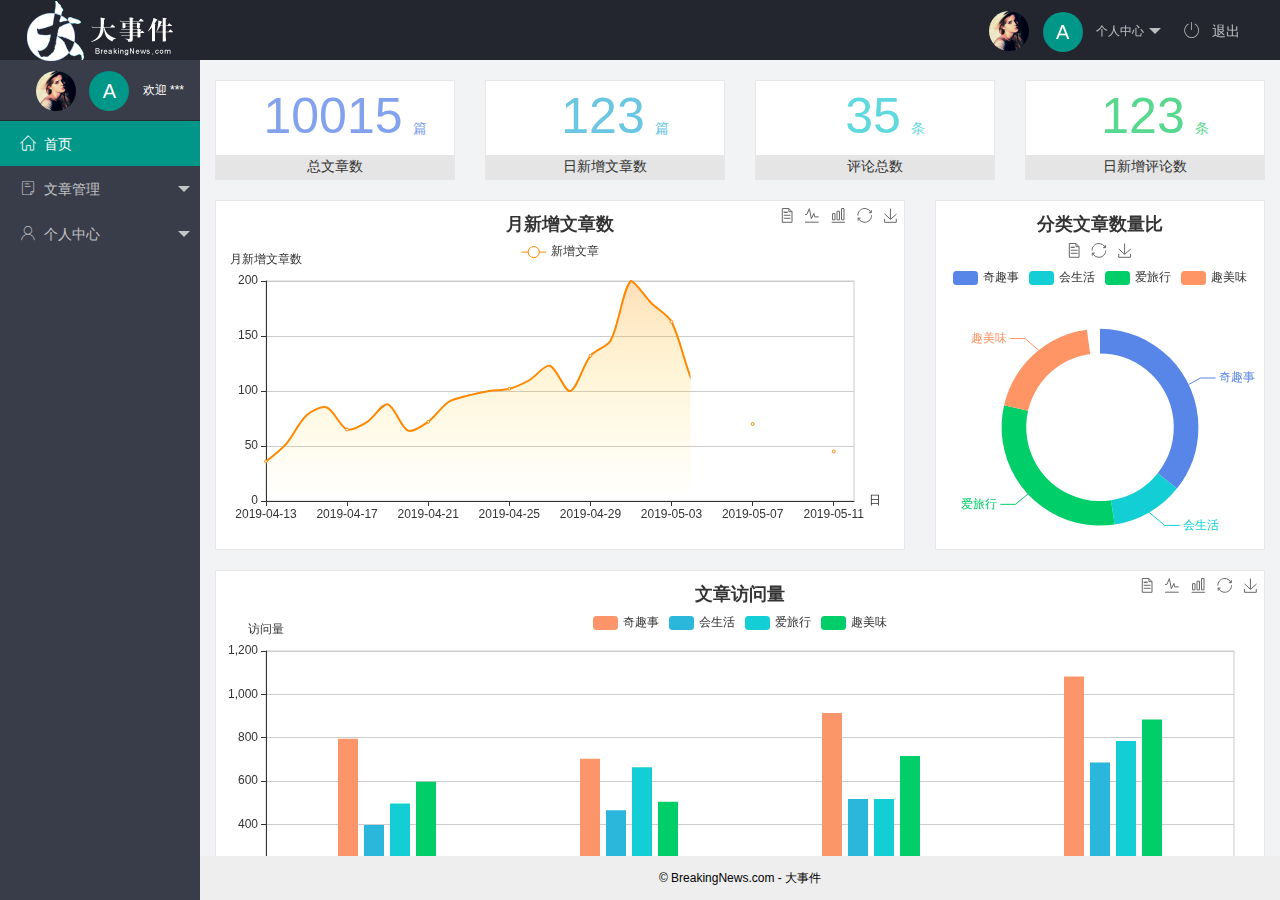
<file: index.html>
<!DOCTYPE html>
<html lang="en">

<head>
    <meta charset="UTF-8" />
    <meta name="viewport" content="width=device-width, initial-scale=1.0" />
    <title>后台主页</title>
    <!-- 导入 layui 的样式表 -->
    <link rel="stylesheet" href="/assets/lib/layui/css/layui.css" />
    <!-- 导入第三方图标库 -->
    <link rel="stylesheet" href="/assets/fonts/iconfont.css" />
    <!-- 导入自己的样式表 -->
    <link rel="stylesheet" href="/assets/css/index.css" />
</head>

<body class="layui-layout-body">
    <div class="layui-layout layui-layout-admin">
        <div class="layui-header">
            <div class="layui-logo">
                <img src="/assets/images/logo.png" alt="" />
            </div>
            <!-- 头部区域（可配合layui已有的水平导航） -->
            <ul class="layui-nav layui-layout-right">
                <li class="layui-nav-item">
                    <a href="javascript:;" class="userinfo">
                        <img src="/assets/images/sample.jpg" class="layui-nav-img" />
                        <span class="text-avatar">A</span> 个人中心

                    </a>
                    <dl class="layui-nav-child">
                        <dd><a href="/user/user_info.html" target="fm">基本资料</a></dd>
                        <dd><a href="/user/user_avatar.html" target="fm">更换头像</a></dd>
                        <dd><a href="/user/user_pwd.html" target="fm">重置密码</a></dd>
                    </dl>
                </li>
                <li class="layui-nav-item">
                    <a href="javascript:;" id="btnLogout"><span class="iconfont icon-tuichu"></span>
                        退出</a></li>
            </ul>
        </div>

        <div class="layui-side layui-bg-black">
            <div class="layui-side-scroll">
                <div class="userinfo">
                    <img src="/assets/images/sample.jpg" class="layui-nav-img" />
                    <span class="text-avatar">A</span>
                    <span id="welcome">欢迎 ***</span>
                </div>
                <!-- 左侧导航区域（可配合layui已有的垂直导航） -->
                <ul class="layui-nav layui-nav-tree" lay-shrink="all">
                    <li class="layui-nav-item layui-this"><a href="/home/dashboard.html" target="fm"><span class="iconfont icon-home"></span>首页</a></li>
                    <li class="layui-nav-item ">
                        <a class="" href="javascript:;"><span class="iconfont icon-16"></span>文章管理</a>
                        <dl class="layui-nav-child">
                            <dd><a href="/article/art_cate.html" target="fm"><i class="layui-icon layui-icon-app"></i>文章类别</a></dd>
                            <dd><a href="/article/art_list.html" target="fm"><i class="layui-icon layui-icon-app"></i>文章列表</a></dd>
                            <dd><a href="/article/art_pub.html" target="fm"><i class="layui-icon layui-icon-app"></i>发表文章</a></dd>

                        </dl>
                    </li>
                    <li class="layui-nav-item">
                        <a href="javascript:;"><span class="iconfont icon-user"></span>个人中心</a>
                        <dl class="layui-nav-child">
                            <dd><a href="/user/user_info.html" target="fm"><i class="layui-icon layui-icon-app"></i>基本资料</a></dd>
                            <dd><a href="/user/user_avatar.html" target="fm"><i class="layui-icon layui-icon-app"></i>更换头像</a></dd>
                            <dd><a href="/user/user_pwd.html" target="fm"><i class="layui-icon layui-icon-app"></i>重置密码</a></dd>
                        </dl>
                    </li>
                </ul>
            </div>
        </div>

        <div class="layui-body">
            <!-- 内容主体区域 -->
            <iframe name="fm" src="/home/dashboard.html" frameborder="0"></iframe>
        </div>

        <div class="layui-footer">
            <!-- 底部固定区域 -->
            © BreakingNews.com - 大事件
        </div>
    </div>
    <!-- 导入 layui 的JS文件 -->
    <script src="/assets/lib/layui/layui.all.js"></script>
    <!-- 导入 jQuery -->
    <script src="/assets/lib/jquery.js"></script>
    <!-- 导入自己封装的 baseAPI -->
    <script src="/assets/js/baseAPI.js"></script>
    <!-- 导入自己的 js 文件 -->
    <script src="/assets/js/index.js"></script>
</body>

</html>
</file>
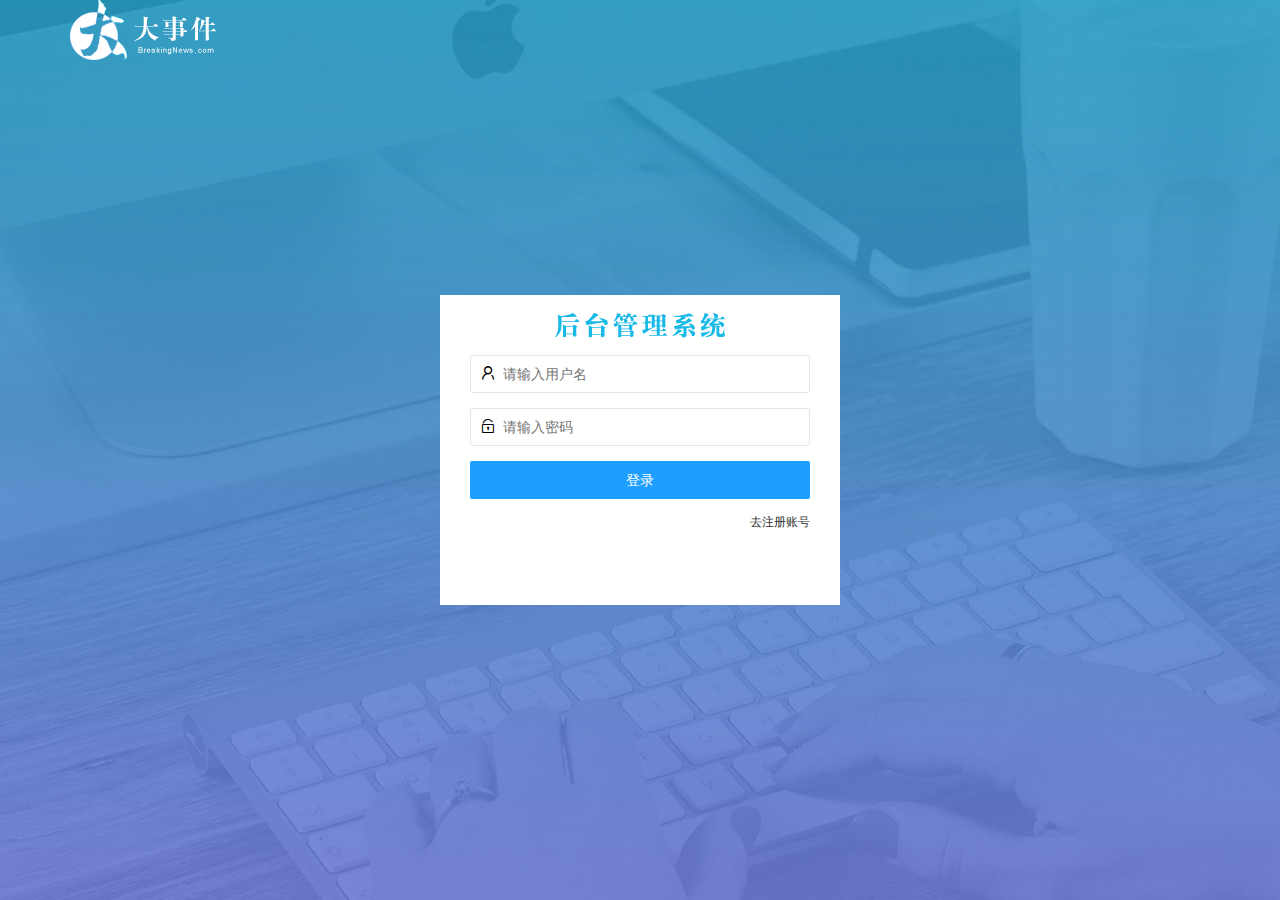
<file: login.html>
<!DOCTYPE html>
<html lang="en">

<head>
    <meta charset="UTF-8">
    <meta name="viewport" content="width=device-width, initial-scale=1.0">
    <meta http-equiv="X-UA-Compatible" content="ie=edge">
    <title>大事件登录/注册</title>
    <!-- 导入layui样式 -->
    <link rel="stylesheet" href="/assets/lib/layui/css/layui.css">
    <!-- 导入自己的样式 -->
    <link rel="stylesheet" href="/assets/css/login.css">
</head>

<body>
    <!-- 头部的logo区域 -->
    <div class="layui-main">
        <img src="/assets/images/logo.png" alt="" />
    </div>
    <!-- 登录注册区域 -->
    <div class="loginAndRegBox">
        <div class="title-box"></div>
        <!-- 登录的div -->
        <div class="login-box">
            <!-- 登录的表单 -->
            <form class="layui-form" id="form_login">
                <!-- 用户名 -->
                <div class="layui-form-item">
                    <i class="layui-icon layui-icon-username"></i>
                    <input type="text" name="username" required lay-verify="required" placeholder="请输入用户名" autocomplete="off" class="layui-input">
                </div>
                <!-- 密码 -->
                <div class="layui-form-item">
                    <i class="layui-icon layui-icon-password"></i>
                    <input type="password" name="password" required lay-verify="required|pwd" placeholder="请输入密码" autocomplete="off" class="layui-input">
                </div>
                <!-- 按钮 -->
                <div class="layui-form-item">
                    <!-- 注意：表单提交按钮和普通按钮的区别，就是lay-submit属性 -->
                    <button class="layui-btn layui-btn-fluid layui-btn-normal" lay-submit>登录</button>
                </div>
                <div class="layui-form-item links">
                    <a href="javascript:;" id="link_reg">去注册账号</a>
                </div>
            </form>


        </div>
        <!-- 注册的div -->
        <div class="reg-box">
            <!-- 注册的表单 -->
            <form class="layui-form" id="form_reg">
                <!-- 用户名 -->
                <div class="layui-form-item">
                    <i class="layui-icon layui-icon-username"></i>
                    <input type="text" name="username" required lay-verify="required" placeholder="请输入用户名" autocomplete="off" class="layui-input">
                </div>
                <!-- 密码 -->
                <div class="layui-form-item">
                    <i class="layui-icon layui-icon-password"></i>
                    <input type="password" name="password" required lay-verify="required|pwd" placeholder="请输入密码" autocomplete="off" class="layui-input">
                </div>
                <!-- 确认密码 -->
                <div class="layui-form-item">
                    <i class="layui-icon layui-icon-password"></i>
                    <input type="password" name="repassword" required lay-verify="required|pwd|repwd" placeholder="再次确认密码" autocomplete="off" class="layui-input">
                </div>
                <!-- 按钮 -->
                <div class="layui-form-item">
                    <!-- 注意：表单提交按钮和普通按钮的区别，就是lay-submit属性 -->
                    <button class="layui-btn layui-btn-fluid layui-btn-normal" lay-submit>注册</button>
                </div>
                <div class="layui-form-item links">
                    <a href="javascript:;" id="link_login">去登录</a>
                </div>
            </form>

        </div>


    </div>
    <!-- 导入layui的JS文件 -->
    <script src="/assets/lib/layui/layui.all.js"></script>
    <!-- 导入JQuery -->
    <script src="/assets/lib/jquery.js"></script>
    <!-- 导入自己的封装的baseAPI.js -->
    <script src="/assets/js/baseAPI.js"></script>
    <!-- 导入自己的JQuery脚本 -->
    <script src="/assets/js/login.js"></script>

</body>

</html>
</file>
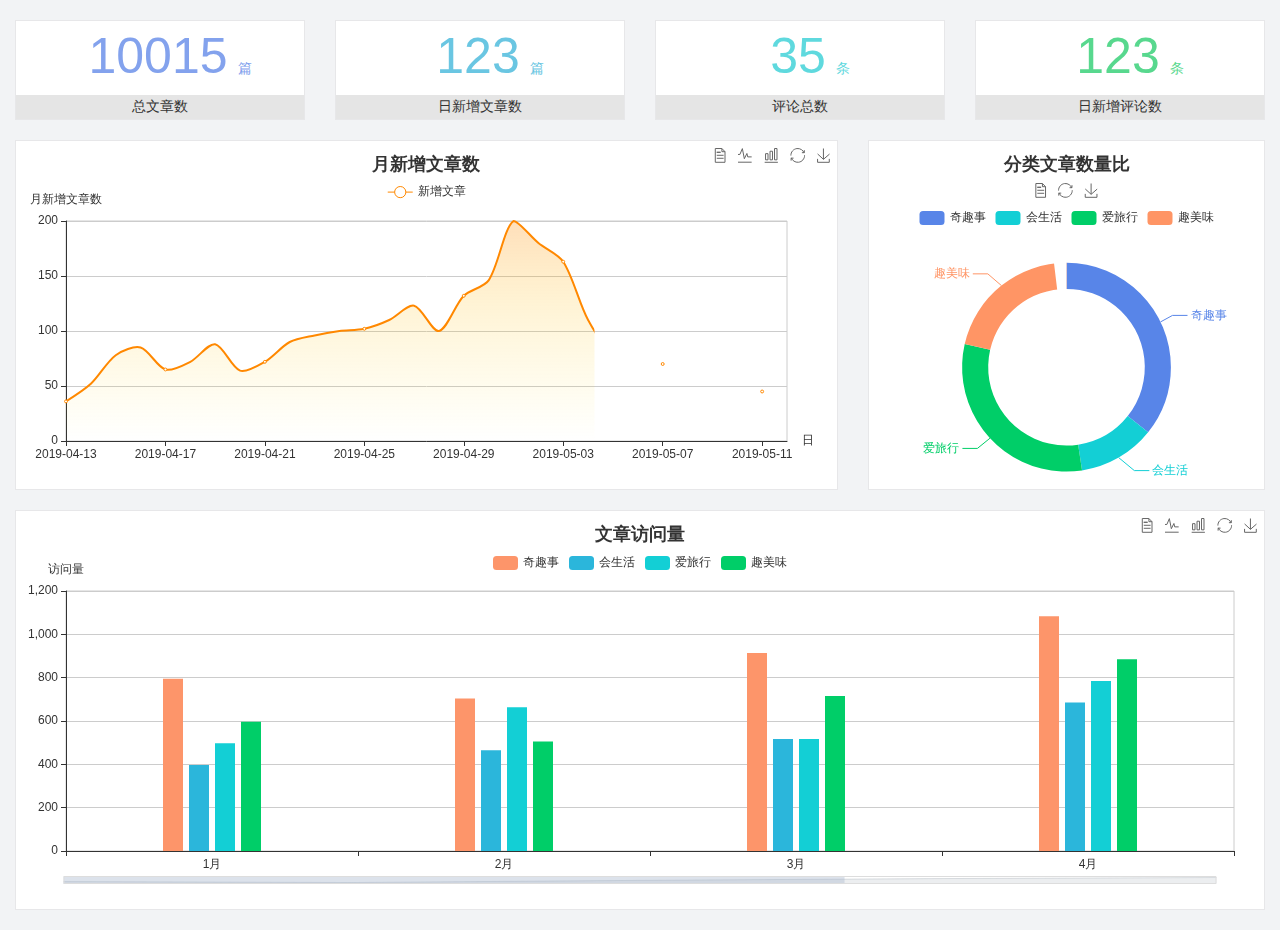
<file: home/dashboard.html>
<!DOCTYPE html>
<html lang="en">

<head>
  <meta charset="UTF-8">
  <meta name="viewport" content="width=device-width, initial-scale=1.0">
  <meta http-equiv="X-UA-Compatible" content="ie=edge">
  <title>图表统计</title>
  <link rel="stylesheet" href="../../assets/lib/bootstrap.css" />
  <link rel="stylesheet" href="../../assets/lib/main.css" />
  <script src="../../assets/lib/jquery.js"></script>
  <script type="text/javascript" src="../../assets/lib/echarts.min.js"></script>
</head>

<body>
  <div class="container-fluid">
    <div class="row spannel_list">
      <div class="col-sm-3 col-xs-6">
        <div class="spannel">
          <em>10015</em><span>篇</span>
          <b>总文章数</b>
        </div>
      </div>
      <div class="col-sm-3 col-xs-6">
        <div class="spannel scolor01">
          <em>123</em><span>篇</span>
          <b>日新增文章数</b>
        </div>
      </div>
      <div class="col-sm-3 col-xs-6">
        <div class="spannel scolor02">
          <em>35</em><span>条</span>
          <b>评论总数</b>
        </div>
      </div>
      <div class="col-sm-3 col-xs-6">
        <div class="spannel scolor03">
          <em>123</em><span>条</span>
          <b>日新增评论数</b>
        </div>
      </div>
    </div>
  </div>

  <div class="container-fluid">
    <div class="row curve-pie">
      <div class="col-lg-8 col-md-8">
        <div class="gragh_pannel" id="curve_show"></div>
      </div>
      <div class="col-lg-4 col-md-4">
        <div class="gragh_pannel" id="pie_show"></div>
      </div>
    </div>
  </div>

  <div class="container-fluid">
    <div class="column_pannel" id="column_show"></div>
  </div>

  <script>
    var oChart = echarts.init(document.getElementById('curve_show'));
    var aList_all = [
      { 'count': 36, 'date': '2019-04-13' },
      { 'count': 52, 'date': '2019-04-14' },
      { 'count': 78, 'date': '2019-04-15' },
      { 'count': 85, 'date': '2019-04-16' },
      { 'count': 65, 'date': '2019-04-17' },
      { 'count': 72, 'date': '2019-04-18' },
      { 'count': 88, 'date': '2019-04-19' },
      { 'count': 64, 'date': '2019-04-20' },
      { 'count': 72, 'date': '2019-04-21' },
      { 'count': 90, 'date': '2019-04-22' },
      { 'count': 96, 'date': '2019-04-23' },
      { 'count': 100, 'date': '2019-04-24' },
      { 'count': 102, 'date': '2019-04-25' },
      { 'count': 110, 'date': '2019-04-26' },
      { 'count': 123, 'date': '2019-04-27' },
      { 'count': 100, 'date': '2019-04-28' },
      { 'count': 132, 'date': '2019-04-29' },
      { 'count': 146, 'date': '2019-04-30' },
      { 'count': 200, 'date': '2019-05-01' },
      { 'count': 180, 'date': '2019-05-02' },
      { 'count': 163, 'date': '2019-05-03' },
      { 'count': 110, 'date': '2019-05-04' },
      { 'count': 80, 'date': '2019-05-05' },
      { 'count': 82, 'date': '2019-05-06' },
      { 'count': 70, 'date': '2019-05-07' },
      { 'count': 65, 'date': '2019-05-08' },
      { 'count': 54, 'date': '2019-05-09' },
      { 'count': 40, 'date': '2019-05-10' },
      { 'count': 45, 'date': '2019-05-11' },
      { 'count': 38, 'date': '2019-05-12' },
    ];

    let aCount = [];
    let aDate = [];

    for (var i = 0; i < aList_all.length; i++) {
      aCount.push(aList_all[i].count);
      aDate.push(aList_all[i].date);
    }

    var chartopt = {
      title: {
        text: '月新增文章数',
        left: 'center',
        top: '10'
      },
      tooltip: {
        trigger: 'axis'
      },
      legend: {
        data: ['新增文章'],
        top: '40'
      },
      toolbox: {
        show: true,
        feature: {
          mark: { show: true },
          dataView: { show: true, readOnly: false },
          magicType: { show: true, type: ['line', 'bar'] },
          restore: { show: true },
          saveAsImage: { show: true }
        }
      },
      calculable: true,
      xAxis: [
        {
          name: '日',
          type: 'category',
          boundaryGap: false,
          data: aDate
        }
      ],
      yAxis: [
        {
          name: '月新增文章数',
          type: 'value'
        }
      ],
      series: [
        {
          name: '新增文章',
          type: 'line',
          smooth: true,
          itemStyle: { normal: { areaStyle: { type: 'default' }, color: '#f80' }, lineStyle: { color: '#f80' } },
          data: aCount
        }],
      areaStyle: {
        normal: {
          color: new echarts.graphic.LinearGradient(0, 0, 0, 1, [{
            offset: 0,
            color: 'rgba(255,136,0,0.39)'
          }, {
            offset: .34,
            color: 'rgba(255,180,0,0.25)'
          }, {
            offset: 1,
            color: 'rgba(255,222,0,0.00)'
          }])

        }
      },
      grid: {
        show: true,
        x: 50,
        x2: 50,
        y: 80,
        height: 220
      }
    };

    oChart.setOption(chartopt);


    var oPie = echarts.init(document.getElementById('pie_show'));
    var oPieopt =
    {
      title: {
        top: 10,
        text: '分类文章数量比',
        x: 'center'
      },
      tooltip: {
        trigger: 'item',
        formatter: "{a} <br/>{b} : {c} ({d}%)"
      },
      color: ['#5885e8', '#13cfd5', '#00ce68', '#ff9565'],
      legend: {
        x: 'center',
        top: 65,
        data: ['奇趣事', '会生活', '爱旅行', '趣美味']
      },
      toolbox: {
        show: true,
        x: 'center',
        top: 35,
        feature: {
          mark: { show: true },
          dataView: { show: true, readOnly: false },
          magicType: {
            show: true,
            type: ['pie', 'funnel'],
            option: {
              funnel: {
                x: '25%',
                width: '50%',
                funnelAlign: 'left',
                max: 1548
              }
            }
          },
          restore: { show: true },
          saveAsImage: { show: true }
        }
      },
      calculable: true,
      series: [
        {
          name: '访问来源',
          type: 'pie',
          radius: ['45%', '60%'],
          center: ['50%', '65%'],
          data: [
            { value: 300, name: '奇趣事' },
            { value: 100, name: '会生活' },
            { value: 260, name: '爱旅行' },
            { value: 180, name: '趣美味' }
          ]
        }
      ]
    };
    oPie.setOption(oPieopt);



    var oColumn = this.echarts.init(document.getElementById('column_show'));
    var oColumnopt =
    {
      title: {
        text: '文章访问量',
        left: 'center',
        top: '10'
      },
      tooltip: {
        trigger: 'axis'
      },
      legend: {
        data: ['奇趣事', '会生活', '爱旅行', '趣美味'],
        top: '40'
      },
      toolbox: {
        show: true,
        feature: {
          mark: { show: true },
          dataView: { show: true, readOnly: false },
          magicType: { show: true, type: ['line', 'bar'] },
          restore: { show: true },
          saveAsImage: { show: true }
        }
      },
      calculable: true,
      xAxis: [
        {
          type: 'category',
          data: ['1月', '2月', '3月', '4月', '5月']
        }
      ],
      yAxis: [
        {
          name: '访问量',
          type: 'value'
        }
      ],
      series: [
        {
          name: '奇趣事',
          type: 'bar',
          barWidth: 20,
          itemStyle: {
            normal: { areaStyle: { type: 'default' }, color: '#fd956a' }
          },
          data: [800, 708, 920, 1090, 1200]
        },
        {
          name: '会生活',
          type: 'bar',
          barWidth: 20,
          itemStyle: {
            normal: { areaStyle: { type: 'default' }, color: '#2bb6db' }
          },
          data: [400, 468, 520, 690, 800]
        },
        {
          name: '爱旅行',
          type: 'bar',
          barWidth: 20,
          itemStyle: {
            normal: { areaStyle: { type: 'default' }, color: '#13cfd5' }
          },
          data: [500, 668, 520, 790, 900]
        },
        {
          name: '趣美味',
          type: 'bar',
          barWidth: 20,
          itemStyle: {
            normal: { areaStyle: { type: 'default' }, color: '#00ce68' }
          },
          data: [600, 508, 720, 890, 1000]
        }
      ],
      grid: {
        show: true,
        x: 50,
        x2: 30,
        y: 80,
        height: 260
      },
      dataZoom: [//给x轴设置滚动条
        {
          start: 0,//默认为0
          end: 100 - 1000 / 31,//默认为100
          type: 'slider',
          show: true,
          xAxisIndex: [0],
          handleSize: 0,//滑动条的 左右2个滑动条的大小
          height: 8,//组件高度
          left: 45, //左边的距离
          right: 50,//右边的距离
          bottom: 26,//右边的距离
          handleColor: '#ddd',//h滑动图标的颜色
          handleStyle: {
            borderColor: "#cacaca",
            borderWidth: "1",
            shadowBlur: 2,
            background: "#ddd",
            shadowColor: "#ddd",
          }
        }]
    };
    oColumn.setOption(oColumnopt);
  </script>
</body>

</html>
</file>
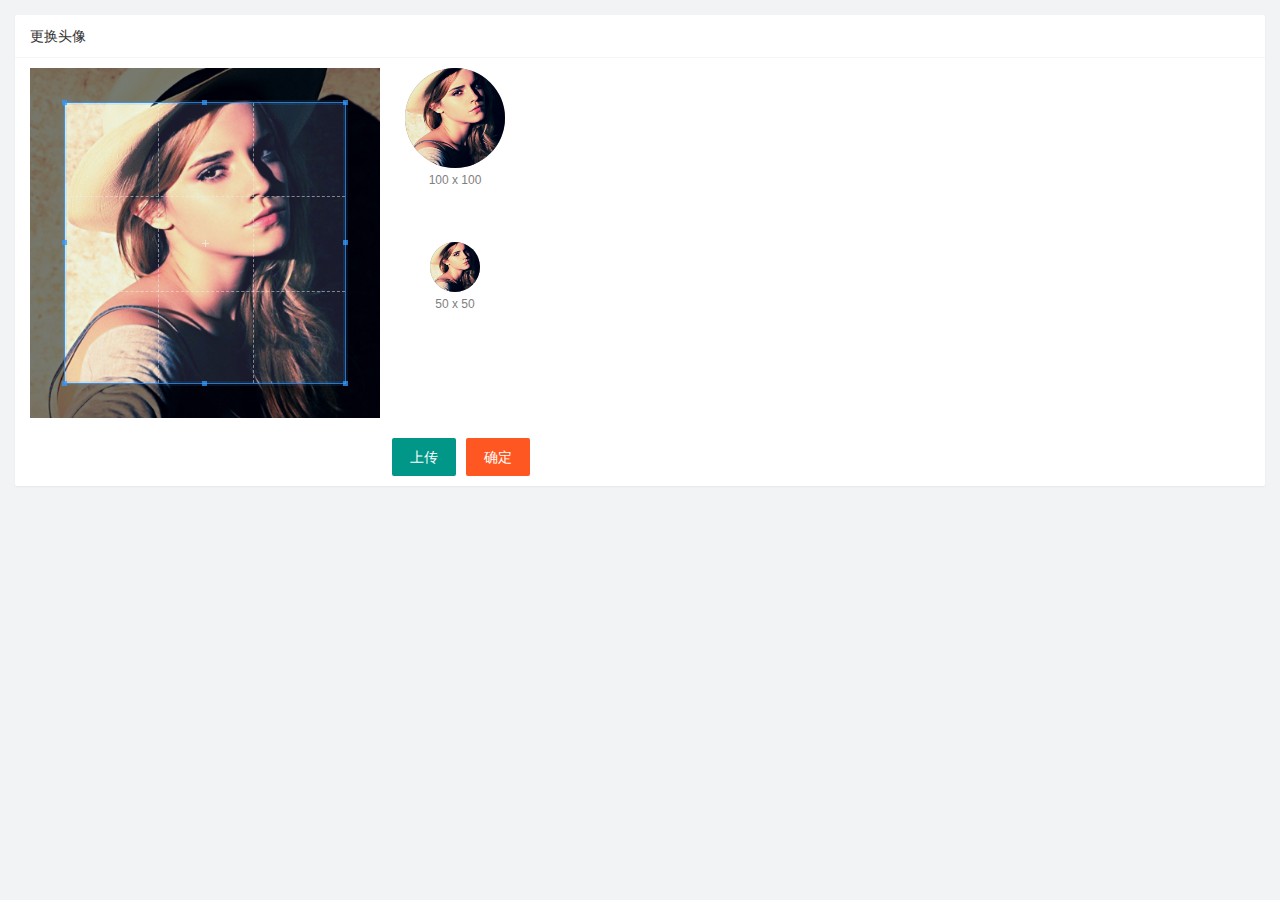
<file: user/user_avatar.html>
<!DOCTYPE html>
<html lang="en">

<head>
    <meta charset="UTF-8">
    <meta name="viewport" content="width=device-width, initial-scale=1.0">
    <meta http-equiv="X-UA-Compatible" content="ie=edge">
    <title>更换头像</title>
    <link rel="stylesheet" href="/assets/lib/layui/css/layui.css" />
    <link rel="stylesheet" href="/assets/lib/cropper/cropper.css" />
    <link rel="stylesheet" href="/assets/css/user/user_avatar.css" />
</head>

<body>
    <!-- 卡片区域 -->
    <div class="layui-card">
        <div class="layui-card-header">更换头像</div>
        <div class="layui-card-body">
            <!-- 第一行的图片裁剪和预览区域 -->
            <div class="row1">
                <!-- 图片裁剪区域 -->
                <div class="cropper-box">
                    <!-- 这个 img 标签很重要，将来会把它初始化为裁剪区域 -->
                    <img id="image" src="/assets/images/sample.jpg" />
                </div>
                <!-- 图片的预览区域 -->
                <div class="preview-box">
                    <div>
                        <!-- 宽高为 100px 的预览区域 -->
                        <div class="img-preview w100"></div>
                        <p class="size">100 x 100</p>
                    </div>
                    <div>
                        <!-- 宽高为 50px 的预览区域 -->
                        <div class="img-preview w50"></div>
                        <p class="size">50 x 50</p>
                    </div>
                </div>
            </div>

            <!-- 第二行的按钮区域 -->
            <div class="row2">
                <!-- 通过accept属性，可以指定，允许用户选择什么类型的文件 -->
                <input type="file" id="file" accept="image/png,image/jpg" />
                <button type="button" class="layui-btn" id="btnChooseImage">上传</button>
                <button type="button" class="layui-btn layui-btn-danger" id="btnUpload">确定</button>
            </div>
        </div>
    </div>
    <script src="/assets/lib/layui/layui.all.js"></script>
    <script src="/assets/lib/jquery.js"></script>
    <script src="/assets/lib/cropper/Cropper.js"></script>
    <script src="/assets/lib/cropper/jquery-cropper.js"></script>
    <script src="/assets/js/baseAPI.js"></script>
    <script src="/assets/js/user/user_avatar.js"></script>

</body>

</html>
</file>
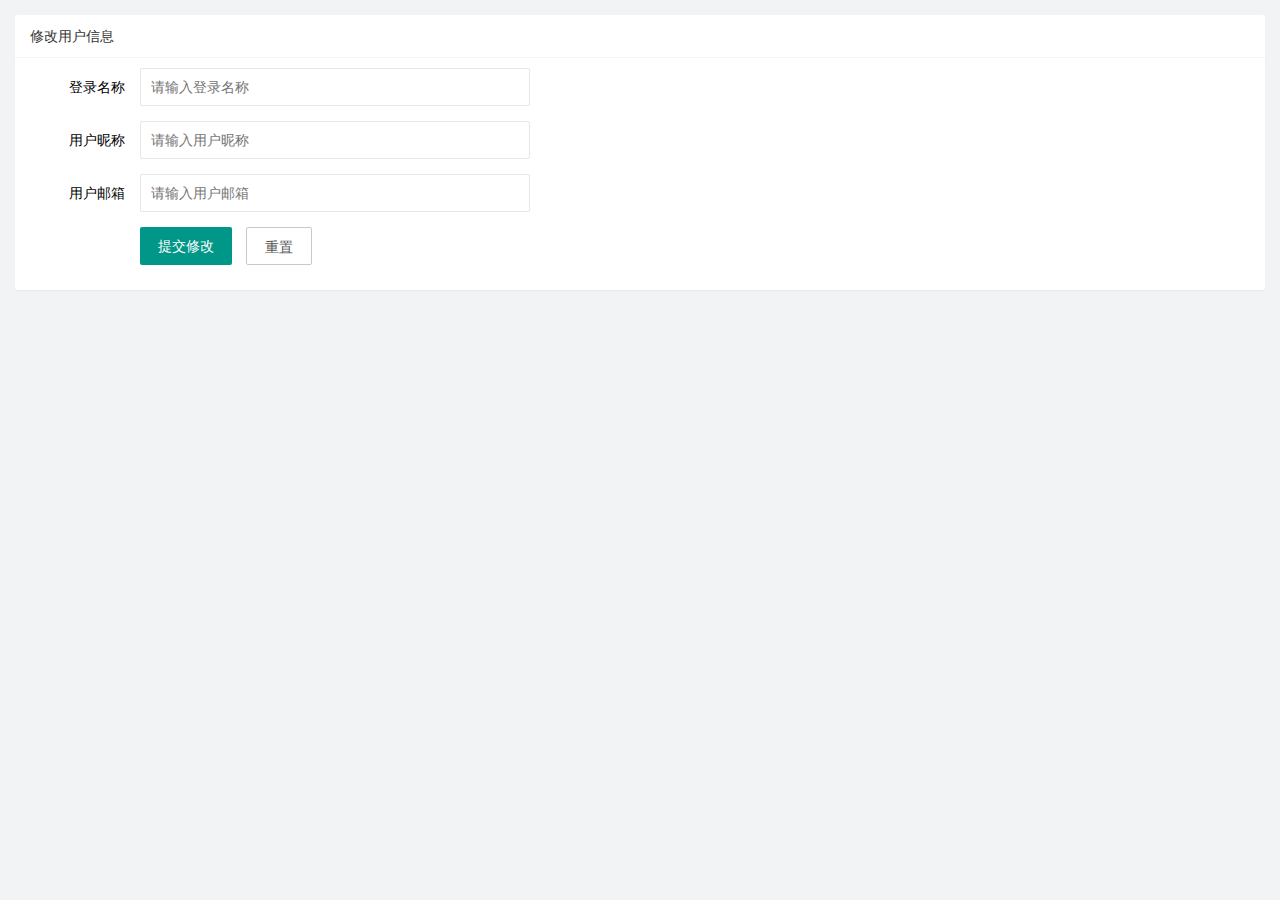
<file: user/user_info.html>
<!DOCTYPE html>
<html lang="en">

<head>
    <meta charset="UTF-8">
    <meta name="viewport" content="width=device-width, initial-scale=1.0">
    <meta http-equiv="X-UA-Compatible" content="ie=edge">
    <title>基本资料</title>
    <!-- 导入 layui 的样式 -->
    <link rel="stylesheet" href="/assets/lib/layui/css/layui.css" />
    <!-- 导入自己的样式 -->
    <link rel="stylesheet" href="/assets/css/user/user_info.css" />
</head>

<body>
    <!-- 卡片区域 -->
    <div class="layui-card">
        <div class="layui-card-header">修改用户信息</div>
        <div class="layui-card-body">
            <!-- form表单区域 -->
            <form class="layui-form" lay-filter="formUserInfo">
                <!-- 这是隐藏域 -->
                <input type="hidden" name="id" value="" />
                <div class="layui-form-item">
                    <label class="layui-form-label">登录名称</label>
                    <div class="layui-input-block">
                        <input type="text" name="username" required lay-verify="required|nickname" placeholder="请输入登录名称" autocomplete="off" class="layui-input" readonly />
                    </div>
                </div>
                <div class="layui-form-item">
                    <label class="layui-form-label">用户昵称</label>
                    <div class="layui-input-block">
                        <input type="text" name="nickname" required lay-verify="required" placeholder="请输入用户昵称" autocomplete="off" class="layui-input" />
                    </div>
                </div>
                <div class="layui-form-item">
                    <label class="layui-form-label">用户邮箱</label>
                    <div class="layui-input-block">
                        <input type="text" name="email" required lay-verify="required|email" placeholder="请输入用户邮箱" autocomplete="off" class="layui-input" />
                    </div>
                </div>
                <div class="layui-form-item">
                    <div class="layui-input-block">
                        <button class="layui-btn" lay-submit lay-filter="formDemo">提交修改</button>
                        <button type="reset" class="layui-btn layui-btn-primary" id="btnReset">重置</button>
                    </div>
                </div>
            </form>

        </div>
    </div>


    <!-- 导入 layui 的 js -->
    <script src="/assets/lib/layui/layui.all.js"></script>
    <!-- 导入 jquery -->
    <script src="/assets/lib/jquery.js"></script>
    <!-- 导入 baseAPI.js -->
    <script src="/assets/js/baseAPI.js"></script>
    <!-- 导入自己的 js -->
    <script src="/assets/js/user/user_info.js"></script>
</body>

</html>
</file>
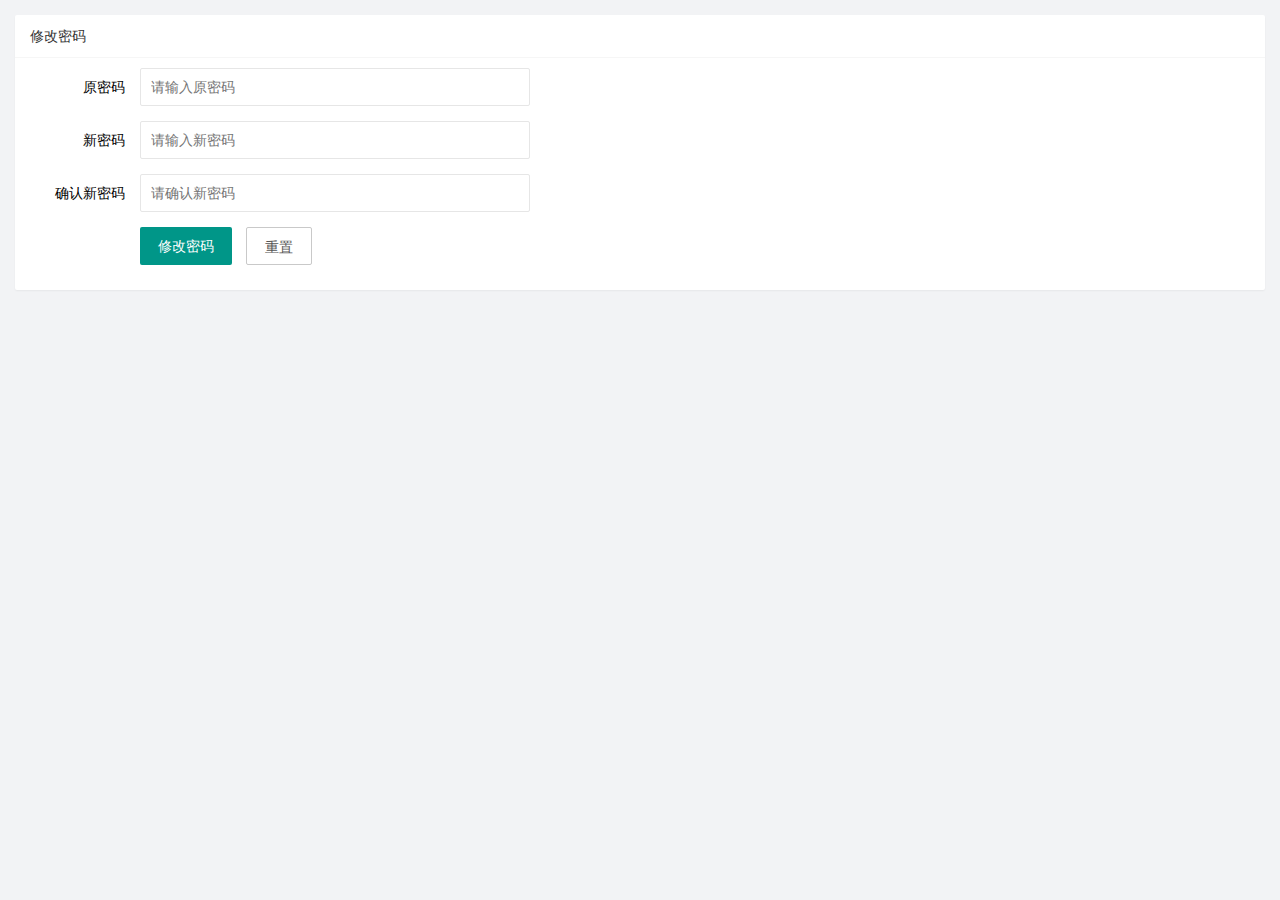
<file: user/user_pwd.html>
<!DOCTYPE html>
<html lang="en">

<head>
    <meta charset="UTF-8">
    <meta name="viewport" content="width=device-width, initial-scale=1.0">
    <meta http-equiv="X-UA-Compatible" content="ie=edge">
    <title>重置密码</title>
    <link rel="stylesheet" href="/assets/lib/layui/css/layui.css" />
    <link rel="stylesheet" href="/assets/css/user/user_pwd.css" />
</head>

<body>
    <!-- 卡片区域 -->
    <div class="layui-card">
        <div class="layui-card-header">修改密码</div>
        <div class="layui-card-body">
            <!-- form表单区域 -->
            <form class="layui-form">
                <div class="layui-form-item">
                    <label class="layui-form-label">原密码</label>
                    <div class="layui-input-block">
                        <input type="password" name="oldPwd" required lay-verify="required|pwd" placeholder="请输入原密码" autocomplete="off" class="layui-input" />
                    </div>
                </div>
                <div class="layui-form-item">
                    <label class="layui-form-label">新密码</label>
                    <div class="layui-input-block">
                        <input type="password" name="newPwd" required lay-verify="required|pwd|samePwd" placeholder="请输入新密码" autocomplete="off" class="layui-input" />
                    </div>
                </div>
                <div class="layui-form-item">
                    <label class="layui-form-label">确认新密码</label>
                    <div class="layui-input-block">
                        <input type="password" name="rePwd" required lay-verify="required|pwd|rePwd" placeholder="请确认新密码" autocomplete="off" class="layui-input" />
                    </div>
                </div>
                <div class="layui-form-item">
                    <div class="layui-input-block">
                        <button class="layui-btn" lay-submit lay-filter="formDemo">修改密码</button>
                        <button type="reset" class="layui-btn layui-btn-primary">重置</button>
                    </div>
                </div>
            </form>
        </div>
    </div>

    <!-- 导入 layui 的 js -->
    <script src="/assets/lib/layui/layui.all.js"></script>
    <!-- 导入 jQuery -->
    <script src="/assets/lib/jquery.js"></script>
    <!-- 导入 baseAPI -->
    <script src="/assets/js/baseAPI.js"></script>
    <!-- 导入自己的 js -->
    <script src="/assets/js/user/user_pwd.js"></script>
</body>

</html>
</file>
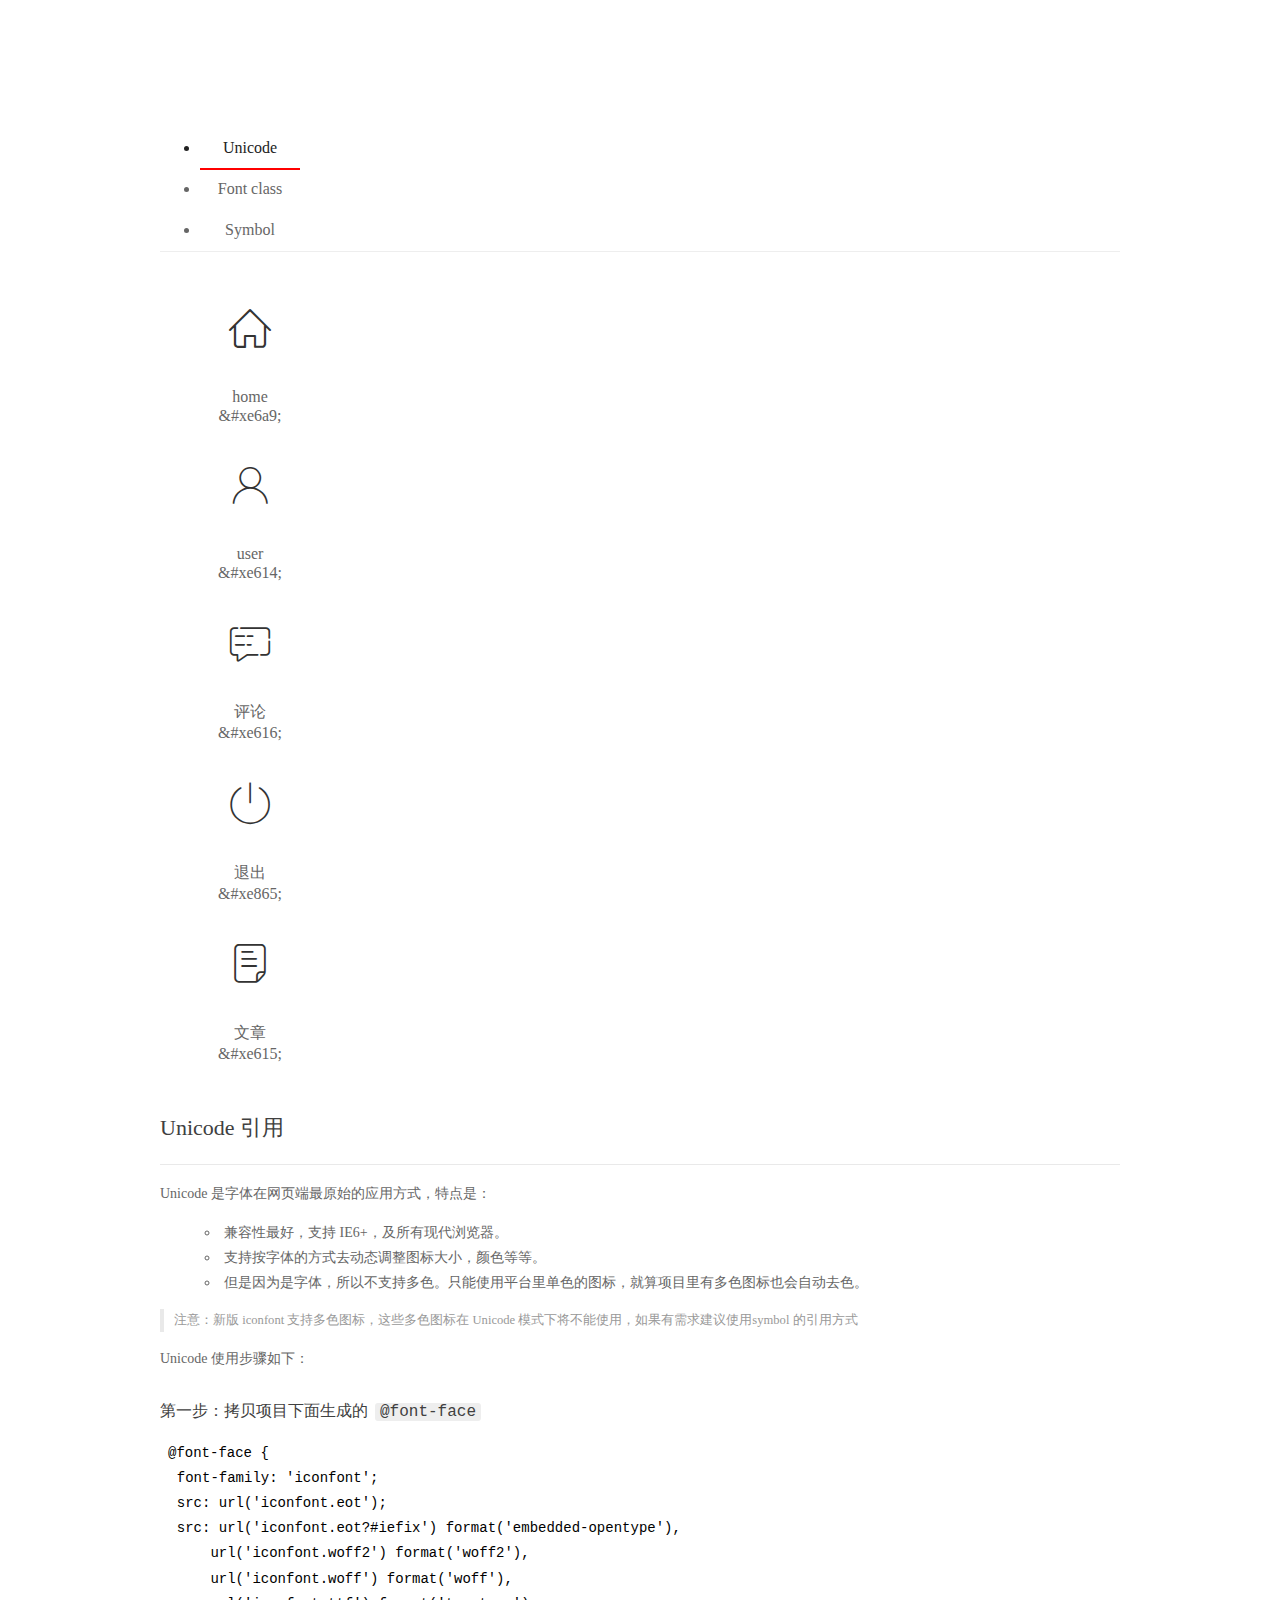
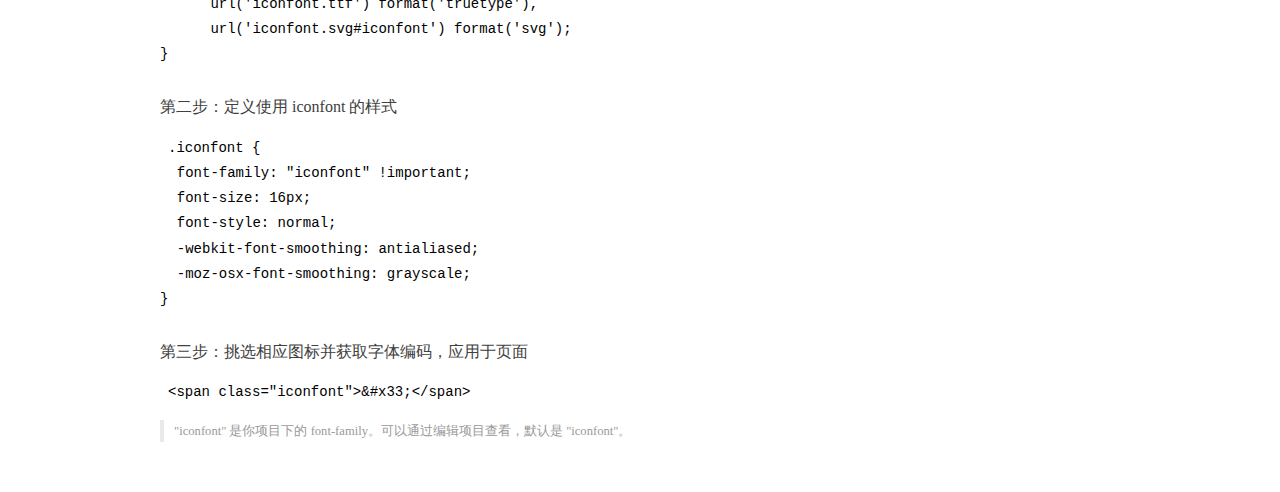
<file: assets/fonts/demo_index.html>
<!DOCTYPE html>
<html>
<head>
  <meta charset="utf-8"/>
  <title>IconFont Demo</title>
  <link rel="shortcut icon" href="https://gtms04.alicdn.com/tps/i4/TB1_oz6GVXXXXaFXpXXJDFnIXXX-64-64.ico" type="image/x-icon"/>
  <link rel="stylesheet" href="https://g.alicdn.com/thx/cube/1.3.2/cube.min.css">
  <link rel="stylesheet" href="demo.css">
  <link rel="stylesheet" href="iconfont.css">
  <script src="iconfont.js"></script>
  <!-- jQuery -->
  <script src="https://a1.alicdn.com/oss/uploads/2018/12/26/7bfddb60-08e8-11e9-9b04-53e73bb6408b.js"></script>
  <!-- 代码高亮 -->
  <script src="https://a1.alicdn.com/oss/uploads/2018/12/26/a3f714d0-08e6-11e9-8a15-ebf944d7534c.js"></script>
</head>
<body>
  <div class="main">
    <h1 class="logo"><a href="https://www.iconfont.cn/" title="iconfont 首页" target="_blank">&#xe86b;</a></h1>
    <div class="nav-tabs">
      <ul id="tabs" class="dib-box">
        <li class="dib active"><span>Unicode</span></li>
        <li class="dib"><span>Font class</span></li>
        <li class="dib"><span>Symbol</span></li>
      </ul>
      
    </div>
    <div class="tab-container">
      <div class="content unicode" style="display: block;">
          <ul class="icon_lists dib-box">
          
            <li class="dib">
              <span class="icon iconfont">&#xe6a9;</span>
                <div class="name">home</div>
                <div class="code-name">&amp;#xe6a9;</div>
              </li>
          
            <li class="dib">
              <span class="icon iconfont">&#xe614;</span>
                <div class="name">user</div>
                <div class="code-name">&amp;#xe614;</div>
              </li>
          
            <li class="dib">
              <span class="icon iconfont">&#xe616;</span>
                <div class="name">评论</div>
                <div class="code-name">&amp;#xe616;</div>
              </li>
          
            <li class="dib">
              <span class="icon iconfont">&#xe865;</span>
                <div class="name">退出</div>
                <div class="code-name">&amp;#xe865;</div>
              </li>
          
            <li class="dib">
              <span class="icon iconfont">&#xe615;</span>
                <div class="name">文章</div>
                <div class="code-name">&amp;#xe615;</div>
              </li>
          
          </ul>
          <div class="article markdown">
          <h2 id="unicode-">Unicode 引用</h2>
          <hr>

          <p>Unicode 是字体在网页端最原始的应用方式，特点是：</p>
          <ul>
            <li>兼容性最好，支持 IE6+，及所有现代浏览器。</li>
            <li>支持按字体的方式去动态调整图标大小，颜色等等。</li>
            <li>但是因为是字体，所以不支持多色。只能使用平台里单色的图标，就算项目里有多色图标也会自动去色。</li>
          </ul>
          <blockquote>
            <p>注意：新版 iconfont 支持多色图标，这些多色图标在 Unicode 模式下将不能使用，如果有需求建议使用symbol 的引用方式</p>
          </blockquote>
          <p>Unicode 使用步骤如下：</p>
          <h3 id="-font-face">第一步：拷贝项目下面生成的 <code>@font-face</code></h3>
<pre><code class="language-css"
>@font-face {
  font-family: 'iconfont';
  src: url('iconfont.eot');
  src: url('iconfont.eot?#iefix') format('embedded-opentype'),
      url('iconfont.woff2') format('woff2'),
      url('iconfont.woff') format('woff'),
      url('iconfont.ttf') format('truetype'),
      url('iconfont.svg#iconfont') format('svg');
}
</code></pre>
          <h3 id="-iconfont-">第二步：定义使用 iconfont 的样式</h3>
<pre><code class="language-css"
>.iconfont {
  font-family: "iconfont" !important;
  font-size: 16px;
  font-style: normal;
  -webkit-font-smoothing: antialiased;
  -moz-osx-font-smoothing: grayscale;
}
</code></pre>
          <h3 id="-">第三步：挑选相应图标并获取字体编码，应用于页面</h3>
<pre>
<code class="language-html"
>&lt;span class="iconfont"&gt;&amp;#x33;&lt;/span&gt;
</code></pre>
          <blockquote>
            <p>"iconfont" 是你项目下的 font-family。可以通过编辑项目查看，默认是 "iconfont"。</p>
          </blockquote>
          </div>
      </div>
      <div class="content font-class">
        <ul class="icon_lists dib-box">
          
          <li class="dib">
            <span class="icon iconfont icon-home"></span>
            <div class="name">
              home
            </div>
            <div class="code-name">.icon-home
            </div>
          </li>
          
          <li class="dib">
            <span class="icon iconfont icon-user"></span>
            <div class="name">
              user
            </div>
            <div class="code-name">.icon-user
            </div>
          </li>
          
          <li class="dib">
            <span class="icon iconfont icon-pinglun"></span>
            <div class="name">
              评论
            </div>
            <div class="code-name">.icon-pinglun
            </div>
          </li>
          
          <li class="dib">
            <span class="icon iconfont icon-tuichu"></span>
            <div class="name">
              退出
            </div>
            <div class="code-name">.icon-tuichu
            </div>
          </li>
          
          <li class="dib">
            <span class="icon iconfont icon-16"></span>
            <div class="name">
              文章
            </div>
            <div class="code-name">.icon-16
            </div>
          </li>
          
        </ul>
        <div class="article markdown">
        <h2 id="font-class-">font-class 引用</h2>
        <hr>

        <p>font-class 是 Unicode 使用方式的一种变种，主要是解决 Unicode 书写不直观，语意不明确的问题。</p>
        <p>与 Unicode 使用方式相比，具有如下特点：</p>
        <ul>
          <li>兼容性良好，支持 IE8+，及所有现代浏览器。</li>
          <li>相比于 Unicode 语意明确，书写更直观。可以很容易分辨这个 icon 是什么。</li>
          <li>因为使用 class 来定义图标，所以当要替换图标时，只需要修改 class 里面的 Unicode 引用。</li>
          <li>不过因为本质上还是使用的字体，所以多色图标还是不支持的。</li>
        </ul>
        <p>使用步骤如下：</p>
        <h3 id="-fontclass-">第一步：引入项目下面生成的 fontclass 代码：</h3>
<pre><code class="language-html">&lt;link rel="stylesheet" href="./iconfont.css"&gt;
</code></pre>
        <h3 id="-">第二步：挑选相应图标并获取类名，应用于页面：</h3>
<pre><code class="language-html">&lt;span class="iconfont icon-xxx"&gt;&lt;/span&gt;
</code></pre>
        <blockquote>
          <p>"
            iconfont" 是你项目下的 font-family。可以通过编辑项目查看，默认是 "iconfont"。</p>
        </blockquote>
      </div>
      </div>
      <div class="content symbol">
          <ul class="icon_lists dib-box">
          
            <li class="dib">
                <svg class="icon svg-icon" aria-hidden="true">
                  <use xlink:href="#icon-home"></use>
                </svg>
                <div class="name">home</div>
                <div class="code-name">#icon-home</div>
            </li>
          
            <li class="dib">
                <svg class="icon svg-icon" aria-hidden="true">
                  <use xlink:href="#icon-user"></use>
                </svg>
                <div class="name">user</div>
                <div class="code-name">#icon-user</div>
            </li>
          
            <li class="dib">
                <svg class="icon svg-icon" aria-hidden="true">
                  <use xlink:href="#icon-pinglun"></use>
                </svg>
                <div class="name">评论</div>
                <div class="code-name">#icon-pinglun</div>
            </li>
          
            <li class="dib">
                <svg class="icon svg-icon" aria-hidden="true">
                  <use xlink:href="#icon-tuichu"></use>
                </svg>
                <div class="name">退出</div>
                <div class="code-name">#icon-tuichu</div>
            </li>
          
            <li class="dib">
                <svg class="icon svg-icon" aria-hidden="true">
                  <use xlink:href="#icon-16"></use>
                </svg>
                <div class="name">文章</div>
                <div class="code-name">#icon-16</div>
            </li>
          
          </ul>
          <div class="article markdown">
          <h2 id="symbol-">Symbol 引用</h2>
          <hr>

          <p>这是一种全新的使用方式，应该说这才是未来的主流，也是平台目前推荐的用法。相关介绍可以参考这篇<a href="">文章</a>
            这种用法其实是做了一个 SVG 的集合，与另外两种相比具有如下特点：</p>
          <ul>
            <li>支持多色图标了，不再受单色限制。</li>
            <li>通过一些技巧，支持像字体那样，通过 <code>font-size</code>, <code>color</code> 来调整样式。</li>
            <li>兼容性较差，支持 IE9+，及现代浏览器。</li>
            <li>浏览器渲染 SVG 的性能一般，还不如 png。</li>
          </ul>
          <p>使用步骤如下：</p>
          <h3 id="-symbol-">第一步：引入项目下面生成的 symbol 代码：</h3>
<pre><code class="language-html">&lt;script src="./iconfont.js"&gt;&lt;/script&gt;
</code></pre>
          <h3 id="-css-">第二步：加入通用 CSS 代码（引入一次就行）：</h3>
<pre><code class="language-html">&lt;style&gt;
.icon {
  width: 1em;
  height: 1em;
  vertical-align: -0.15em;
  fill: currentColor;
  overflow: hidden;
}
&lt;/style&gt;
</code></pre>
          <h3 id="-">第三步：挑选相应图标并获取类名，应用于页面：</h3>
<pre><code class="language-html">&lt;svg class="icon" aria-hidden="true"&gt;
  &lt;use xlink:href="#icon-xxx"&gt;&lt;/use&gt;
&lt;/svg&gt;
</code></pre>
          </div>
      </div>

    </div>
  </div>
  <script>
  $(document).ready(function () {
      $('.tab-container .content:first').show()

      $('#tabs li').click(function (e) {
        var tabContent = $('.tab-container .content')
        var index = $(this).index()

        if ($(this).hasClass('active')) {
          return
        } else {
          $('#tabs li').removeClass('active')
          $(this).addClass('active')

          tabContent.hide().eq(index).fadeIn()
        }
      })
    })
  </script>
</body>
</html>
</file>
<file: assets/lib/layui/css/layui.css>
/** layui-v2.5.5 MIT License By https://www.layui.com */
 .layui-inline,img{display:inline-block;vertical-align:middle}h1,h2,h3,h4,h5,h6{font-weight:400}.layui-edge,.layui-header,.layui-inline,.layui-main{position:relative}.layui-body,.layui-edge,.layui-elip{overflow:hidden}.layui-btn,.layui-edge,.layui-inline,img{vertical-align:middle}.layui-btn,.layui-disabled,.layui-icon,.layui-unselect{-moz-user-select:none;-webkit-user-select:none;-ms-user-select:none}.layui-elip,.layui-form-checkbox span,.layui-form-pane .layui-form-label{text-overflow:ellipsis;white-space:nowrap}.layui-breadcrumb,.layui-tree-btnGroup{visibility:hidden}blockquote,body,button,dd,div,dl,dt,form,h1,h2,h3,h4,h5,h6,input,li,ol,p,pre,td,textarea,th,ul{margin:0;padding:0;-webkit-tap-highlight-color:rgba(0,0,0,0)}a:active,a:hover{outline:0}img{border:none}li{list-style:none}table{border-collapse:collapse;border-spacing:0}h4,h5,h6{font-size:100%}button,input,optgroup,option,select,textarea{font-family:inherit;font-size:inherit;font-style:inherit;font-weight:inherit;outline:0}pre{white-space:pre-wrap;white-space:-moz-pre-wrap;white-space:-pre-wrap;white-space:-o-pre-wrap;word-wrap:break-word}body{line-height:24px;font:14px Helvetica Neue,Helvetica,PingFang SC,Tahoma,Arial,sans-serif}hr{height:1px;margin:10px 0;border:0;clear:both}a{color:#333;text-decoration:none}a:hover{color:#777}a cite{font-style:normal;*cursor:pointer}.layui-border-box,.layui-border-box *{box-sizing:border-box}.layui-box,.layui-box *{box-sizing:content-box}.layui-clear{clear:both;*zoom:1}.layui-clear:after{content:'\20';clear:both;*zoom:1;display:block;height:0}.layui-inline{*display:inline;*zoom:1}.layui-edge{display:inline-block;width:0;height:0;border-width:6px;border-style:dashed;border-color:transparent}.layui-edge-top{top:-4px;border-bottom-color:#999;border-bottom-style:solid}.layui-edge-right{border-left-color:#999;border-left-style:solid}.layui-edge-bottom{top:2px;border-top-color:#999;border-top-style:solid}.layui-edge-left{border-right-color:#999;border-right-style:solid}.layui-disabled,.layui-disabled:hover{color:#d2d2d2!important;cursor:not-allowed!important}.layui-circle{border-radius:100%}.layui-show{display:block!important}.layui-hide{display:none!important}@font-face{font-family:layui-icon;src:url(../font/iconfont.eot?v=250);src:url(../font/iconfont.eot?v=250#iefix) format('embedded-opentype'),url(../font/iconfont.woff2?v=250) format('woff2'),url(../font/iconfont.woff?v=250) format('woff'),url(../font/iconfont.ttf?v=250) format('truetype'),url(../font/iconfont.svg?v=250#layui-icon) format('svg')}.layui-icon{font-family:layui-icon!important;font-size:16px;font-style:normal;-webkit-font-smoothing:antialiased;-moz-osx-font-smoothing:grayscale}.layui-icon-reply-fill:before{content:"\e611"}.layui-icon-set-fill:before{content:"\e614"}.layui-icon-menu-fill:before{content:"\e60f"}.layui-icon-search:before{content:"\e615"}.layui-icon-share:before{content:"\e641"}.layui-icon-set-sm:before{content:"\e620"}.layui-icon-engine:before{content:"\e628"}.layui-icon-close:before{content:"\1006"}.layui-icon-close-fill:before{content:"\1007"}.layui-icon-chart-screen:before{content:"\e629"}.layui-icon-star:before{content:"\e600"}.layui-icon-circle-dot:before{content:"\e617"}.layui-icon-chat:before{content:"\e606"}.layui-icon-release:before{content:"\e609"}.layui-icon-list:before{content:"\e60a"}.layui-icon-chart:before{content:"\e62c"}.layui-icon-ok-circle:before{content:"\1005"}.layui-icon-layim-theme:before{content:"\e61b"}.layui-icon-table:before{content:"\e62d"}.layui-icon-right:before{content:"\e602"}.layui-icon-left:before{content:"\e603"}.layui-icon-cart-simple:before{content:"\e698"}.layui-icon-face-cry:before{content:"\e69c"}.layui-icon-face-smile:before{content:"\e6af"}.layui-icon-survey:before{content:"\e6b2"}.layui-icon-tree:before{content:"\e62e"}.layui-icon-upload-circle:before{content:"\e62f"}.layui-icon-add-circle:before{content:"\e61f"}.layui-icon-download-circle:before{content:"\e601"}.layui-icon-templeate-1:before{content:"\e630"}.layui-icon-util:before{content:"\e631"}.layui-icon-face-surprised:before{content:"\e664"}.layui-icon-edit:before{content:"\e642"}.layui-icon-speaker:before{content:"\e645"}.layui-icon-down:before{content:"\e61a"}.layui-icon-file:before{content:"\e621"}.layui-icon-layouts:before{content:"\e632"}.layui-icon-rate-half:before{content:"\e6c9"}.layui-icon-add-circle-fine:before{content:"\e608"}.layui-icon-prev-circle:before{content:"\e633"}.layui-icon-read:before{content:"\e705"}.layui-icon-404:before{content:"\e61c"}.layui-icon-carousel:before{content:"\e634"}.layui-icon-help:before{content:"\e607"}.layui-icon-code-circle:before{content:"\e635"}.layui-icon-water:before{content:"\e636"}.layui-icon-username:before{content:"\e66f"}.layui-icon-find-fill:before{content:"\e670"}.layui-icon-about:before{content:"\e60b"}.layui-icon-location:before{content:"\e715"}.layui-icon-up:before{content:"\e619"}.layui-icon-pause:before{content:"\e651"}.layui-icon-date:before{content:"\e637"}.layui-icon-layim-uploadfile:before{content:"\e61d"}.layui-icon-delete:before{content:"\e640"}.layui-icon-play:before{content:"\e652"}.layui-icon-top:before{content:"\e604"}.layui-icon-friends:before{content:"\e612"}.layui-icon-refresh-3:before{content:"\e9aa"}.layui-icon-ok:before{content:"\e605"}.layui-icon-layer:before{content:"\e638"}.layui-icon-face-smile-fine:before{content:"\e60c"}.layui-icon-dollar:before{content:"\e659"}.layui-icon-group:before{content:"\e613"}.layui-icon-layim-download:before{content:"\e61e"}.layui-icon-picture-fine:before{content:"\e60d"}.layui-icon-link:before{content:"\e64c"}.layui-icon-diamond:before{content:"\e735"}.layui-icon-log:before{content:"\e60e"}.layui-icon-rate-solid:before{content:"\e67a"}.layui-icon-fonts-del:before{content:"\e64f"}.layui-icon-unlink:before{content:"\e64d"}.layui-icon-fonts-clear:before{content:"\e639"}.layui-icon-triangle-r:before{content:"\e623"}.layui-icon-circle:before{content:"\e63f"}.layui-icon-radio:before{content:"\e643"}.layui-icon-align-center:before{content:"\e647"}.layui-icon-align-right:before{content:"\e648"}.layui-icon-align-left:before{content:"\e649"}.layui-icon-loading-1:before{content:"\e63e"}.layui-icon-return:before{content:"\e65c"}.layui-icon-fonts-strong:before{content:"\e62b"}.layui-icon-upload:before{content:"\e67c"}.layui-icon-dialogue:before{content:"\e63a"}.layui-icon-video:before{content:"\e6ed"}.layui-icon-headset:before{content:"\e6fc"}.layui-icon-cellphone-fine:before{content:"\e63b"}.layui-icon-add-1:before{content:"\e654"}.layui-icon-face-smile-b:before{content:"\e650"}.layui-icon-fonts-html:before{content:"\e64b"}.layui-icon-form:before{content:"\e63c"}.layui-icon-cart:before{content:"\e657"}.layui-icon-camera-fill:before{content:"\e65d"}.layui-icon-tabs:before{content:"\e62a"}.layui-icon-fonts-code:before{content:"\e64e"}.layui-icon-fire:before{content:"\e756"}.layui-icon-set:before{content:"\e716"}.layui-icon-fonts-u:before{content:"\e646"}.layui-icon-triangle-d:before{content:"\e625"}.layui-icon-tips:before{content:"\e702"}.layui-icon-picture:before{content:"\e64a"}.layui-icon-more-vertical:before{content:"\e671"}.layui-icon-flag:before{content:"\e66c"}.layui-icon-loading:before{content:"\e63d"}.layui-icon-fonts-i:before{content:"\e644"}.layui-icon-refresh-1:before{content:"\e666"}.layui-icon-rmb:before{content:"\e65e"}.layui-icon-home:before{content:"\e68e"}.layui-icon-user:before{content:"\e770"}.layui-icon-notice:before{content:"\e667"}.layui-icon-login-weibo:before{content:"\e675"}.layui-icon-voice:before{content:"\e688"}.layui-icon-upload-drag:before{content:"\e681"}.layui-icon-login-qq:before{content:"\e676"}.layui-icon-snowflake:before{content:"\e6b1"}.layui-icon-file-b:before{content:"\e655"}.layui-icon-template:before{content:"\e663"}.layui-icon-auz:before{content:"\e672"}.layui-icon-console:before{content:"\e665"}.layui-icon-app:before{content:"\e653"}.layui-icon-prev:before{content:"\e65a"}.layui-icon-website:before{content:"\e7ae"}.layui-icon-next:before{content:"\e65b"}.layui-icon-component:before{content:"\e857"}.layui-icon-more:before{content:"\e65f"}.layui-icon-login-wechat:before{content:"\e677"}.layui-icon-shrink-right:before{content:"\e668"}.layui-icon-spread-left:before{content:"\e66b"}.layui-icon-camera:before{content:"\e660"}.layui-icon-note:before{content:"\e66e"}.layui-icon-refresh:before{content:"\e669"}.layui-icon-female:before{content:"\e661"}.layui-icon-male:before{content:"\e662"}.layui-icon-password:before{content:"\e673"}.layui-icon-senior:before{content:"\e674"}.layui-icon-theme:before{content:"\e66a"}.layui-icon-tread:before{content:"\e6c5"}.layui-icon-praise:before{content:"\e6c6"}.layui-icon-star-fill:before{content:"\e658"}.layui-icon-rate:before{content:"\e67b"}.layui-icon-template-1:before{content:"\e656"}.layui-icon-vercode:before{content:"\e679"}.layui-icon-cellphone:before{content:"\e678"}.layui-icon-screen-full:before{content:"\e622"}.layui-icon-screen-restore:before{content:"\e758"}.layui-icon-cols:before{content:"\e610"}.layui-icon-export:before{content:"\e67d"}.layui-icon-print:before{content:"\e66d"}.layui-icon-slider:before{content:"\e714"}.layui-icon-addition:before{content:"\e624"}.layui-icon-subtraction:before{content:"\e67e"}.layui-icon-service:before{content:"\e626"}.layui-icon-transfer:before{content:"\e691"}.layui-main{width:1140px;margin:0 auto}.layui-header{z-index:1000;height:60px}.layui-header a:hover{transition:all .5s;-webkit-transition:all .5s}.layui-side{position:fixed;left:0;top:0;bottom:0;z-index:999;width:200px;overflow-x:hidden}.layui-side-scroll{position:relative;width:220px;height:100%;overflow-x:hidden}.layui-body{position:absolute;left:200px;right:0;top:0;bottom:0;z-index:998;width:auto;overflow-y:auto;box-sizing:border-box}.layui-layout-body{overflow:hidden}.layui-layout-admin .layui-header{background-color:#23262E}.layui-layout-admin .layui-side{top:60px;width:200px;overflow-x:hidden}.layui-layout-admin .layui-body{position:fixed;top:60px;bottom:44px}.layui-layout-admin .layui-main{width:auto;margin:0 15px}.layui-layout-admin .layui-footer{position:fixed;left:200px;right:0;bottom:0;height:44px;line-height:44px;padding:0 15px;background-color:#eee}.layui-layout-admin .layui-logo{position:absolute;left:0;top:0;width:200px;height:100%;line-height:60px;text-align:center;color:#009688;font-size:16px}.layui-layout-admin .layui-header .layui-nav{background:0 0}.layui-layout-left{position:absolute!important;left:200px;top:0}.layui-layout-right{position:absolute!important;right:0;top:0}.layui-container{position:relative;margin:0 auto;padding:0 15px;box-sizing:border-box}.layui-fluid{position:relative;margin:0 auto;padding:0 15px}.layui-row:after,.layui-row:before{content:'';display:block;clear:both}.layui-col-lg1,.layui-col-lg10,.layui-col-lg11,.layui-col-lg12,.layui-col-lg2,.layui-col-lg3,.layui-col-lg4,.layui-col-lg5,.layui-col-lg6,.layui-col-lg7,.layui-col-lg8,.layui-col-lg9,.layui-col-md1,.layui-col-md10,.layui-col-md11,.layui-col-md12,.layui-col-md2,.layui-col-md3,.layui-col-md4,.layui-col-md5,.layui-col-md6,.layui-col-md7,.layui-col-md8,.layui-col-md9,.layui-col-sm1,.layui-col-sm10,.layui-col-sm11,.layui-col-sm12,.layui-col-sm2,.layui-col-sm3,.layui-col-sm4,.layui-col-sm5,.layui-col-sm6,.layui-col-sm7,.layui-col-sm8,.layui-col-sm9,.layui-col-xs1,.layui-col-xs10,.layui-col-xs11,.layui-col-xs12,.layui-col-xs2,.layui-col-xs3,.layui-col-xs4,.layui-col-xs5,.layui-col-xs6,.layui-col-xs7,.layui-col-xs8,.layui-col-xs9{position:relative;display:block;box-sizing:border-box}.layui-col-xs1,.layui-col-xs10,.layui-col-xs11,.layui-col-xs12,.layui-col-xs2,.layui-col-xs3,.layui-col-xs4,.layui-col-xs5,.layui-col-xs6,.layui-col-xs7,.layui-col-xs8,.layui-col-xs9{float:left}.layui-col-xs1{width:8.33333333%}.layui-col-xs2{width:16.66666667%}.layui-col-xs3{width:25%}.layui-col-xs4{width:33.33333333%}.layui-col-xs5{width:41.66666667%}.layui-col-xs6{width:50%}.layui-col-xs7{width:58.33333333%}.layui-col-xs8{width:66.66666667%}.layui-col-xs9{width:75%}.layui-col-xs10{width:83.33333333%}.layui-col-xs11{width:91.66666667%}.layui-col-xs12{width:100%}.layui-col-xs-offset1{margin-left:8.33333333%}.layui-col-xs-offset2{margin-left:16.66666667%}.layui-col-xs-offset3{margin-left:25%}.layui-col-xs-offset4{margin-left:33.33333333%}.layui-col-xs-offset5{margin-left:41.66666667%}.layui-col-xs-offset6{margin-left:50%}.layui-col-xs-offset7{margin-left:58.33333333%}.layui-col-xs-offset8{margin-left:66.66666667%}.layui-col-xs-offset9{margin-left:75%}.layui-col-xs-offset10{margin-left:83.33333333%}.layui-col-xs-offset11{margin-left:91.66666667%}.layui-col-xs-offset12{margin-left:100%}@media screen and (max-width:768px){.layui-hide-xs{display:none!important}.layui-show-xs-block{display:block!important}.layui-show-xs-inline{display:inline!important}.layui-show-xs-inline-block{display:inline-block!important}}@media screen and (min-width:768px){.layui-container{width:750px}.layui-hide-sm{display:none!important}.layui-show-sm-block{display:block!important}.layui-show-sm-inline{display:inline!important}.layui-show-sm-inline-block{display:inline-block!important}.layui-col-sm1,.layui-col-sm10,.layui-col-sm11,.layui-col-sm12,.layui-col-sm2,.layui-col-sm3,.layui-col-sm4,.layui-col-sm5,.layui-col-sm6,.layui-col-sm7,.layui-col-sm8,.layui-col-sm9{float:left}.layui-col-sm1{width:8.33333333%}.layui-col-sm2{width:16.66666667%}.layui-col-sm3{width:25%}.layui-col-sm4{width:33.33333333%}.layui-col-sm5{width:41.66666667%}.layui-col-sm6{width:50%}.layui-col-sm7{width:58.33333333%}.layui-col-sm8{width:66.66666667%}.layui-col-sm9{width:75%}.layui-col-sm10{width:83.33333333%}.layui-col-sm11{width:91.66666667%}.layui-col-sm12{width:100%}.layui-col-sm-offset1{margin-left:8.33333333%}.layui-col-sm-offset2{margin-left:16.66666667%}.layui-col-sm-offset3{margin-left:25%}.layui-col-sm-offset4{margin-left:33.33333333%}.layui-col-sm-offset5{margin-left:41.66666667%}.layui-col-sm-offset6{margin-left:50%}.layui-col-sm-offset7{margin-left:58.33333333%}.layui-col-sm-offset8{margin-left:66.66666667%}.layui-col-sm-offset9{margin-left:75%}.layui-col-sm-offset10{margin-left:83.33333333%}.layui-col-sm-offset11{margin-left:91.66666667%}.layui-col-sm-offset12{margin-left:100%}}@media screen and (min-width:992px){.layui-container{width:970px}.layui-hide-md{display:none!important}.layui-show-md-block{display:block!important}.layui-show-md-inline{display:inline!important}.layui-show-md-inline-block{display:inline-block!important}.layui-col-md1,.layui-col-md10,.layui-col-md11,.layui-col-md12,.layui-col-md2,.layui-col-md3,.layui-col-md4,.layui-col-md5,.layui-col-md6,.layui-col-md7,.layui-col-md8,.layui-col-md9{float:left}.layui-col-md1{width:8.33333333%}.layui-col-md2{width:16.66666667%}.layui-col-md3{width:25%}.layui-col-md4{width:33.33333333%}.layui-col-md5{width:41.66666667%}.layui-col-md6{width:50%}.layui-col-md7{width:58.33333333%}.layui-col-md8{width:66.66666667%}.layui-col-md9{width:75%}.layui-col-md10{width:83.33333333%}.layui-col-md11{width:91.66666667%}.layui-col-md12{width:100%}.layui-col-md-offset1{margin-left:8.33333333%}.layui-col-md-offset2{margin-left:16.66666667%}.layui-col-md-offset3{margin-left:25%}.layui-col-md-offset4{margin-left:33.33333333%}.layui-col-md-offset5{margin-left:41.66666667%}.layui-col-md-offset6{margin-left:50%}.layui-col-md-offset7{margin-left:58.33333333%}.layui-col-md-offset8{margin-left:66.66666667%}.layui-col-md-offset9{margin-left:75%}.layui-col-md-offset10{margin-left:83.33333333%}.layui-col-md-offset11{margin-left:91.66666667%}.layui-col-md-offset12{margin-left:100%}}@media screen and (min-width:1200px){.layui-container{width:1170px}.layui-hide-lg{display:none!important}.layui-show-lg-block{display:block!important}.layui-show-lg-inline{display:inline!important}.layui-show-lg-inline-block{display:inline-block!important}.layui-col-lg1,.layui-col-lg10,.layui-col-lg11,.layui-col-lg12,.layui-col-lg2,.layui-col-lg3,.layui-col-lg4,.layui-col-lg5,.layui-col-lg6,.layui-col-lg7,.layui-col-lg8,.layui-col-lg9{float:left}.layui-col-lg1{width:8.33333333%}.layui-col-lg2{width:16.66666667%}.layui-col-lg3{width:25%}.layui-col-lg4{width:33.33333333%}.layui-col-lg5{width:41.66666667%}.layui-col-lg6{width:50%}.layui-col-lg7{width:58.33333333%}.layui-col-lg8{width:66.66666667%}.layui-col-lg9{width:75%}.layui-col-lg10{width:83.33333333%}.layui-col-lg11{width:91.66666667%}.layui-col-lg12{width:100%}.layui-col-lg-offset1{margin-left:8.33333333%}.layui-col-lg-offset2{margin-left:16.66666667%}.layui-col-lg-offset3{margin-left:25%}.layui-col-lg-offset4{margin-left:33.33333333%}.layui-col-lg-offset5{margin-left:41.66666667%}.layui-col-lg-offset6{margin-left:50%}.layui-col-lg-offset7{margin-left:58.33333333%}.layui-col-lg-offset8{margin-left:66.66666667%}.layui-col-lg-offset9{margin-left:75%}.layui-col-lg-offset10{margin-left:83.33333333%}.layui-col-lg-offset11{margin-left:91.66666667%}.layui-col-lg-offset12{margin-left:100%}}.layui-col-space1{margin:-.5px}.layui-col-space1>*{padding:.5px}.layui-col-space3{margin:-1.5px}.layui-col-space3>*{padding:1.5px}.layui-col-space5{margin:-2.5px}.layui-col-space5>*{padding:2.5px}.layui-col-space8{margin:-3.5px}.layui-col-space8>*{padding:3.5px}.layui-col-space10{margin:-5px}.layui-col-space10>*{padding:5px}.layui-col-space12{margin:-6px}.layui-col-space12>*{padding:6px}.layui-col-space15{margin:-7.5px}.layui-col-space15>*{padding:7.5px}.layui-col-space18{margin:-9px}.layui-col-space18>*{padding:9px}.layui-col-space20{margin:-10px}.layui-col-space20>*{padding:10px}.layui-col-space22{margin:-11px}.layui-col-space22>*{padding:11px}.layui-col-space25{margin:-12.5px}.layui-col-space25>*{padding:12.5px}.layui-col-space30{margin:-15px}.layui-col-space30>*{padding:15px}.layui-btn,.layui-input,.layui-select,.layui-textarea,.layui-upload-button{outline:0;-webkit-appearance:none;transition:all .3s;-webkit-transition:all .3s;box-sizing:border-box}.layui-elem-quote{margin-bottom:10px;padding:15px;line-height:22px;border-left:5px solid #009688;border-radius:0 2px 2px 0;background-color:#f2f2f2}.layui-quote-nm{border-style:solid;border-width:1px 1px 1px 5px;background:0 0}.layui-elem-field{margin-bottom:10px;padding:0;border-width:1px;border-style:solid}.layui-elem-field legend{margin-left:20px;padding:0 10px;font-size:20px;font-weight:300}.layui-field-title{margin:10px 0 20px;border-width:1px 0 0}.layui-field-box{padding:10px 15px}.layui-field-title .layui-field-box{padding:10px 0}.layui-progress{position:relative;height:6px;border-radius:20px;background-color:#e2e2e2}.layui-progress-bar{position:absolute;left:0;top:0;width:0;max-width:100%;height:6px;border-radius:20px;text-align:right;background-color:#5FB878;transition:all .3s;-webkit-transition:all .3s}.layui-progress-big,.layui-progress-big .layui-progress-bar{height:18px;line-height:18px}.layui-progress-text{position:relative;top:-20px;line-height:18px;font-size:12px;color:#666}.layui-progress-big .layui-progress-text{position:static;padding:0 10px;color:#fff}.layui-collapse{border-width:1px;border-style:solid;border-radius:2px}.layui-colla-content,.layui-colla-item{border-top-width:1px;border-top-style:solid}.layui-colla-item:first-child{border-top:none}.layui-colla-title{position:relative;height:42px;line-height:42px;padding:0 15px 0 35px;color:#333;background-color:#f2f2f2;cursor:pointer;font-size:14px;overflow:hidden}.layui-colla-content{display:none;padding:10px 15px;line-height:22px;color:#666}.layui-colla-icon{position:absolute;left:15px;top:0;font-size:14px}.layui-card{margin-bottom:15px;border-radius:2px;background-color:#fff;box-shadow:0 1px 2px 0 rgba(0,0,0,.05)}.layui-card:last-child{margin-bottom:0}.layui-card-header{position:relative;height:42px;line-height:42px;padding:0 15px;border-bottom:1px solid #f6f6f6;color:#333;border-radius:2px 2px 0 0;font-size:14px}.layui-bg-black,.layui-bg-blue,.layui-bg-cyan,.layui-bg-green,.layui-bg-orange,.layui-bg-red{color:#fff!important}.layui-card-body{position:relative;padding:10px 15px;line-height:24px}.layui-card-body[pad15]{padding:15px}.layui-card-body[pad20]{padding:20px}.layui-card-body .layui-table{margin:5px 0}.layui-card .layui-tab{margin:0}.layui-panel-window{position:relative;padding:15px;border-radius:0;border-top:5px solid #E6E6E6;background-color:#fff}.layui-auxiliar-moving{position:fixed;left:0;right:0;top:0;bottom:0;width:100%;height:100%;background:0 0;z-index:9999999999}.layui-form-label,.layui-form-mid,.layui-form-select,.layui-input-block,.layui-input-inline,.layui-textarea{position:relative}.layui-bg-red{background-color:#FF5722!important}.layui-bg-orange{background-color:#FFB800!important}.layui-bg-green{background-color:#009688!important}.layui-bg-cyan{background-color:#2F4056!important}.layui-bg-blue{background-color:#1E9FFF!important}.layui-bg-black{background-color:#393D49!important}.layui-bg-gray{background-color:#eee!important;color:#666!important}.layui-badge-rim,.layui-colla-content,.layui-colla-item,.layui-collapse,.layui-elem-field,.layui-form-pane .layui-form-item[pane],.layui-form-pane .layui-form-label,.layui-input,.layui-layedit,.layui-layedit-tool,.layui-quote-nm,.layui-select,.layui-tab-bar,.layui-tab-card,.layui-tab-title,.layui-tab-title .layui-this:after,.layui-textarea{border-color:#e6e6e6}.layui-timeline-item:before,hr{background-color:#e6e6e6}.layui-text{line-height:22px;font-size:14px;color:#666}.layui-text h1,.layui-text h2,.layui-text h3{font-weight:500;color:#333}.layui-text h1{font-size:30px}.layui-text h2{font-size:24px}.layui-text h3{font-size:18px}.layui-text a:not(.layui-btn){color:#01AAED}.layui-text a:not(.layui-btn):hover{text-decoration:underline}.layui-text ul{padding:5px 0 5px 15px}.layui-text ul li{margin-top:5px;list-style-type:disc}.layui-text em,.layui-word-aux{color:#999!important;padding:0 5px!important}.layui-btn{display:inline-block;height:38px;line-height:38px;padding:0 18px;background-color:#009688;color:#fff;white-space:nowrap;text-align:center;font-size:14px;border:none;border-radius:2px;cursor:pointer}.layui-btn:hover{opacity:.8;filter:alpha(opacity=80);color:#fff}.layui-btn:active{opacity:1;filter:alpha(opacity=100)}.layui-btn+.layui-btn{margin-left:10px}.layui-btn-container{font-size:0}.layui-btn-container .layui-btn{margin-right:10px;margin-bottom:10px}.layui-btn-container .layui-btn+.layui-btn{margin-left:0}.layui-table .layui-btn-container .layui-btn{margin-bottom:9px}.layui-btn-radius{border-radius:100px}.layui-btn .layui-icon{margin-right:3px;font-size:18px;vertical-align:bottom;vertical-align:middle\9}.layui-btn-primary{border:1px solid #C9C9C9;background-color:#fff;color:#555}.layui-btn-primary:hover{border-color:#009688;color:#333}.layui-btn-normal{background-color:#1E9FFF}.layui-btn-warm{background-color:#FFB800}.layui-btn-danger{background-color:#FF5722}.layui-btn-checked{background-color:#5FB878}.layui-btn-disabled,.layui-btn-disabled:active,.layui-btn-disabled:hover{border:1px solid #e6e6e6;background-color:#FBFBFB;color:#C9C9C9;cursor:not-allowed;opacity:1}.layui-btn-lg{height:44px;line-height:44px;padding:0 25px;font-size:16px}.layui-btn-sm{height:30px;line-height:30px;padding:0 10px;font-size:12px}.layui-btn-sm i{font-size:16px!important}.layui-btn-xs{height:22px;line-height:22px;padding:0 5px;font-size:12px}.layui-btn-xs i{font-size:14px!important}.layui-btn-group{display:inline-block;vertical-align:middle;font-size:0}.layui-btn-group .layui-btn{margin-left:0!important;margin-right:0!important;border-left:1px solid rgba(255,255,255,.5);border-radius:0}.layui-btn-group .layui-btn-primary{border-left:none}.layui-btn-group .layui-btn-primary:hover{border-color:#C9C9C9;color:#009688}.layui-btn-group .layui-btn:first-child{border-left:none;border-radius:2px 0 0 2px}.layui-btn-group .layui-btn-primary:first-child{border-left:1px solid #c9c9c9}.layui-btn-group .layui-btn:last-child{border-radius:0 2px 2px 0}.layui-btn-group .layui-btn+.layui-btn{margin-left:0}.layui-btn-group+.layui-btn-group{margin-left:10px}.layui-btn-fluid{width:100%}.layui-input,.layui-select,.layui-textarea{height:38px;line-height:1.3;line-height:38px\9;border-width:1px;border-style:solid;background-color:#fff;border-radius:2px}.layui-input::-webkit-input-placeholder,.layui-select::-webkit-input-placeholder,.layui-textarea::-webkit-input-placeholder{line-height:1.3}.layui-input,.layui-textarea{display:block;width:100%;padding-left:10px}.layui-input:hover,.layui-textarea:hover{border-color:#D2D2D2!important}.layui-input:focus,.layui-textarea:focus{border-color:#C9C9C9!important}.layui-textarea{min-height:100px;height:auto;line-height:20px;padding:6px 10px;resize:vertical}.layui-select{padding:0 10px}.layui-form input[type=checkbox],.layui-form input[type=radio],.layui-form select{display:none}.layui-form [lay-ignore]{display:initial}.layui-form-item{margin-bottom:15px;clear:both;*zoom:1}.layui-form-item:after{content:'\20';clear:both;*zoom:1;display:block;height:0}.layui-form-label{float:left;display:block;padding:9px 15px;width:80px;font-weight:400;line-height:20px;text-align:right}.layui-form-label-col{display:block;float:none;padding:9px 0;line-height:20px;text-align:left}.layui-form-item .layui-inline{margin-bottom:5px;margin-right:10px}.layui-input-block{margin-left:110px;min-height:36px}.layui-input-inline{display:inline-block;vertical-align:middle}.layui-form-item .layui-input-inline{float:left;width:190px;margin-right:10px}.layui-form-text .layui-input-inline{width:auto}.layui-form-mid{float:left;display:block;padding:9px 0!important;line-height:20px;margin-right:10px}.layui-form-danger+.layui-form-select .layui-input,.layui-form-danger:focus{border-color:#FF5722!important}.layui-form-select .layui-input{padding-right:30px;cursor:pointer}.layui-form-select .layui-edge{position:absolute;right:10px;top:50%;margin-top:-3px;cursor:pointer;border-width:6px;border-top-color:#c2c2c2;border-top-style:solid;transition:all .3s;-webkit-transition:all .3s}.layui-form-select dl{display:none;position:absolute;left:0;top:42px;padding:5px 0;z-index:899;min-width:100%;border:1px solid #d2d2d2;max-height:300px;overflow-y:auto;background-color:#fff;border-radius:2px;box-shadow:0 2px 4px rgba(0,0,0,.12);box-sizing:border-box}.layui-form-select dl dd,.layui-form-select dl dt{padding:0 10px;line-height:36px;white-space:nowrap;overflow:hidden;text-overflow:ellipsis}.layui-form-select dl dt{font-size:12px;color:#999}.layui-form-select dl dd{cursor:pointer}.layui-form-select dl dd:hover{background-color:#f2f2f2;-webkit-transition:.5s all;transition:.5s all}.layui-form-select .layui-select-group dd{padding-left:20px}.layui-form-select dl dd.layui-select-tips{padding-left:10px!important;color:#999}.layui-form-select dl dd.layui-this{background-color:#5FB878;color:#fff}.layui-form-checkbox,.layui-form-select dl dd.layui-disabled{background-color:#fff}.layui-form-selected dl{display:block}.layui-form-checkbox,.layui-form-checkbox *,.layui-form-switch{display:inline-block;vertical-align:middle}.layui-form-selected .layui-edge{margin-top:-9px;-webkit-transform:rotate(180deg);transform:rotate(180deg);margin-top:-3px\9}:root .layui-form-selected .layui-edge{margin-top:-9px\0/IE9}.layui-form-selectup dl{top:auto;bottom:42px}.layui-select-none{margin:5px 0;text-align:center;color:#999}.layui-select-disabled .layui-disabled{border-color:#eee!important}.layui-select-disabled .layui-edge{border-top-color:#d2d2d2}.layui-form-checkbox{position:relative;height:30px;line-height:30px;margin-right:10px;padding-right:30px;cursor:pointer;font-size:0;-webkit-transition:.1s linear;transition:.1s linear;box-sizing:border-box}.layui-form-checkbox span{padding:0 10px;height:100%;font-size:14px;border-radius:2px 0 0 2px;background-color:#d2d2d2;color:#fff;overflow:hidden}.layui-form-checkbox:hover span{background-color:#c2c2c2}.layui-form-checkbox i{position:absolute;right:0;top:0;width:30px;height:28px;border:1px solid #d2d2d2;border-left:none;border-radius:0 2px 2px 0;color:#fff;font-size:20px;text-align:center}.layui-form-checkbox:hover i{border-color:#c2c2c2;color:#c2c2c2}.layui-form-checked,.layui-form-checked:hover{border-color:#5FB878}.layui-form-checked span,.layui-form-checked:hover span{background-color:#5FB878}.layui-form-checked i,.layui-form-checked:hover i{color:#5FB878}.layui-form-item .layui-form-checkbox{margin-top:4px}.layui-form-checkbox[lay-skin=primary]{height:auto!important;line-height:normal!important;min-width:18px;min-height:18px;border:none!important;margin-right:0;padding-left:28px;padding-right:0;background:0 0}.layui-form-checkbox[lay-skin=primary] span{padding-left:0;padding-right:15px;line-height:18px;background:0 0;color:#666}.layui-form-checkbox[lay-skin=primary] i{right:auto;left:0;width:16px;height:16px;line-height:16px;border:1px solid #d2d2d2;font-size:12px;border-radius:2px;background-color:#fff;-webkit-transition:.1s linear;transition:.1s linear}.layui-form-checkbox[lay-skin=primary]:hover i{border-color:#5FB878;color:#fff}.layui-form-checked[lay-skin=primary] i{border-color:#5FB878!important;background-color:#5FB878;color:#fff}.layui-checkbox-disbaled[lay-skin=primary] span{background:0 0!important;color:#c2c2c2}.layui-checkbox-disbaled[lay-skin=primary]:hover i{border-color:#d2d2d2}.layui-form-item .layui-form-checkbox[lay-skin=primary]{margin-top:10px}.layui-form-switch{position:relative;height:22px;line-height:22px;min-width:35px;padding:0 5px;margin-top:8px;border:1px solid #d2d2d2;border-radius:20px;cursor:pointer;background-color:#fff;-webkit-transition:.1s linear;transition:.1s linear}.layui-form-switch i{position:absolute;left:5px;top:3px;width:16px;height:16px;border-radius:20px;background-color:#d2d2d2;-webkit-transition:.1s linear;transition:.1s linear}.layui-form-switch em{position:relative;top:0;width:25px;margin-left:21px;padding:0!important;text-align:center!important;color:#999!important;font-style:normal!important;font-size:12px}.layui-form-onswitch{border-color:#5FB878;background-color:#5FB878}.layui-checkbox-disbaled,.layui-checkbox-disbaled i{border-color:#e2e2e2!important}.layui-form-onswitch i{left:100%;margin-left:-21px;background-color:#fff}.layui-form-onswitch em{margin-left:5px;margin-right:21px;color:#fff!important}.layui-checkbox-disbaled span{background-color:#e2e2e2!important}.layui-checkbox-disbaled:hover i{color:#fff!important}[lay-radio]{display:none}.layui-form-radio,.layui-form-radio *{display:inline-block;vertical-align:middle}.layui-form-radio{line-height:28px;margin:6px 10px 0 0;padding-right:10px;cursor:pointer;font-size:0}.layui-form-radio *{font-size:14px}.layui-form-radio>i{margin-right:8px;font-size:22px;color:#c2c2c2}.layui-form-radio>i:hover,.layui-form-radioed>i{color:#5FB878}.layui-radio-disbaled>i{color:#e2e2e2!important}.layui-form-pane .layui-form-label{width:110px;padding:8px 15px;height:38px;line-height:20px;border-width:1px;border-style:solid;border-radius:2px 0 0 2px;text-align:center;background-color:#FBFBFB;overflow:hidden;box-sizing:border-box}.layui-form-pane .layui-input-inline{margin-left:-1px}.layui-form-pane .layui-input-block{margin-left:110px;left:-1px}.layui-form-pane .layui-input{border-radius:0 2px 2px 0}.layui-form-pane .layui-form-text .layui-form-label{float:none;width:100%;border-radius:2px;box-sizing:border-box;text-align:left}.layui-form-pane .layui-form-text .layui-input-inline{display:block;margin:0;top:-1px;clear:both}.layui-form-pane .layui-form-text .layui-input-block{margin:0;left:0;top:-1px}.layui-form-pane .layui-form-text .layui-textarea{min-height:100px;border-radius:0 0 2px 2px}.layui-form-pane .layui-form-checkbox{margin:4px 0 4px 10px}.layui-form-pane .layui-form-radio,.layui-form-pane .layui-form-switch{margin-top:6px;margin-left:10px}.layui-form-pane .layui-form-item[pane]{position:relative;border-width:1px;border-style:solid}.layui-form-pane .layui-form-item[pane] .layui-form-label{position:absolute;left:0;top:0;height:100%;border-width:0 1px 0 0}.layui-form-pane .layui-form-item[pane] .layui-input-inline{margin-left:110px}@media screen and (max-width:450px){.layui-form-item .layui-form-label{text-overflow:ellipsis;overflow:hidden;white-space:nowrap}.layui-form-item .layui-inline{display:block;margin-right:0;margin-bottom:20px;clear:both}.layui-form-item .layui-inline:after{content:'\20';clear:both;display:block;height:0}.layui-form-item .layui-input-inline{display:block;float:none;left:-3px;width:auto;margin:0 0 10px 112px}.layui-form-item .layui-input-inline+.layui-form-mid{margin-left:110px;top:-5px;padding:0}.layui-form-item .layui-form-checkbox{margin-right:5px;margin-bottom:5px}}.layui-layedit{border-width:1px;border-style:solid;border-radius:2px}.layui-layedit-tool{padding:3px 5px;border-bottom-width:1px;border-bottom-style:solid;font-size:0}.layedit-tool-fixed{position:fixed;top:0;border-top:1px solid #e2e2e2}.layui-layedit-tool .layedit-tool-mid,.layui-layedit-tool .layui-icon{display:inline-block;vertical-align:middle;text-align:center;font-size:14px}.layui-layedit-tool .layui-icon{position:relative;width:32px;height:30px;line-height:30px;margin:3px 5px;color:#777;cursor:pointer;border-radius:2px}.layui-layedit-tool .layui-icon:hover{color:#393D49}.layui-layedit-tool .layui-icon:active{color:#000}.layui-layedit-tool .layedit-tool-active{background-color:#e2e2e2;color:#000}.layui-layedit-tool .layui-disabled,.layui-layedit-tool .layui-disabled:hover{color:#d2d2d2;cursor:not-allowed}.layui-layedit-tool .layedit-tool-mid{width:1px;height:18px;margin:0 10px;background-color:#d2d2d2}.layedit-tool-html{width:50px!important;font-size:30px!important}.layedit-tool-b,.layedit-tool-code,.layedit-tool-help{font-size:16px!important}.layedit-tool-d,.layedit-tool-face,.layedit-tool-image,.layedit-tool-unlink{font-size:18px!important}.layedit-tool-image input{position:absolute;font-size:0;left:0;top:0;width:100%;height:100%;opacity:.01;filter:Alpha(opacity=1);cursor:pointer}.layui-layedit-iframe iframe{display:block;width:100%}#LAY_layedit_code{overflow:hidden}.layui-laypage{display:inline-block;*display:inline;*zoom:1;vertical-align:middle;margin:10px 0;font-size:0}.layui-laypage>a:first-child,.layui-laypage>a:first-child em{border-radius:2px 0 0 2px}.layui-laypage>a:last-child,.layui-laypage>a:last-child em{border-radius:0 2px 2px 0}.layui-laypage>:first-child{margin-left:0!important}.layui-laypage>:last-child{margin-right:0!important}.layui-laypage a,.layui-laypage button,.layui-laypage input,.layui-laypage select,.layui-laypage span{border:1px solid #e2e2e2}.layui-laypage a,.layui-laypage span{display:inline-block;*display:inline;*zoom:1;vertical-align:middle;padding:0 15px;height:28px;line-height:28px;margin:0 -1px 5px 0;background-color:#fff;color:#333;font-size:12px}.layui-flow-more a *,.layui-laypage input,.layui-table-view select[lay-ignore]{display:inline-block}.layui-laypage a:hover{color:#009688}.layui-laypage em{font-style:normal}.layui-laypage .layui-laypage-spr{color:#999;font-weight:700}.layui-laypage a{text-decoration:none}.layui-laypage .layui-laypage-curr{position:relative}.layui-laypage .layui-laypage-curr em{position:relative;color:#fff}.layui-laypage .layui-laypage-curr .layui-laypage-em{position:absolute;left:-1px;top:-1px;padding:1px;width:100%;height:100%;background-color:#009688}.layui-laypage-em{border-radius:2px}.layui-laypage-next em,.layui-laypage-prev em{font-family:Sim sun;font-size:16px}.layui-laypage .layui-laypage-count,.layui-laypage .layui-laypage-limits,.layui-laypage .layui-laypage-refresh,.layui-laypage .layui-laypage-skip{margin-left:10px;margin-right:10px;padding:0;border:none}.layui-laypage .layui-laypage-limits,.layui-laypage .layui-laypage-refresh{vertical-align:top}.layui-laypage .layui-laypage-refresh i{font-size:18px;cursor:pointer}.layui-laypage select{height:22px;padding:3px;border-radius:2px;cursor:pointer}.layui-laypage .layui-laypage-skip{height:30px;line-height:30px;color:#999}.layui-laypage button,.layui-laypage input{height:30px;line-height:30px;border-radius:2px;vertical-align:top;background-color:#fff;box-sizing:border-box}.layui-laypage input{width:40px;margin:0 10px;padding:0 3px;text-align:center}.layui-laypage input:focus,.layui-laypage select:focus{border-color:#009688!important}.layui-laypage button{margin-left:10px;padding:0 10px;cursor:pointer}.layui-table,.layui-table-view{margin:10px 0}.layui-flow-more{margin:10px 0;text-align:center;color:#999;font-size:14px}.layui-flow-more a{height:32px;line-height:32px}.layui-flow-more a *{vertical-align:top}.layui-flow-more a cite{padding:0 20px;border-radius:3px;background-color:#eee;color:#333;font-style:normal}.layui-flow-more a cite:hover{opacity:.8}.layui-flow-more a i{font-size:30px;color:#737383}.layui-table{width:100%;background-color:#fff;color:#666}.layui-table tr{transition:all .3s;-webkit-transition:all .3s}.layui-table th{text-align:left;font-weight:400}.layui-table tbody tr:hover,.layui-table thead tr,.layui-table-click,.layui-table-header,.layui-table-hover,.layui-table-mend,.layui-table-patch,.layui-table-tool,.layui-table-total,.layui-table-total tr,.layui-table[lay-even] tr:nth-child(even){background-color:#f2f2f2}.layui-table td,.layui-table th,.layui-table-col-set,.layui-table-fixed-r,.layui-table-grid-down,.layui-table-header,.layui-table-page,.layui-table-tips-main,.layui-table-tool,.layui-table-total,.layui-table-view,.layui-table[lay-skin=line],.layui-table[lay-skin=row]{border-width:1px;border-style:solid;border-color:#e6e6e6}.layui-table td,.layui-table th{position:relative;padding:9px 15px;min-height:20px;line-height:20px;font-size:14px}.layui-table[lay-skin=line] td,.layui-table[lay-skin=line] th{border-width:0 0 1px}.layui-table[lay-skin=row] td,.layui-table[lay-skin=row] th{border-width:0 1px 0 0}.layui-table[lay-skin=nob] td,.layui-table[lay-skin=nob] th{border:none}.layui-table img{max-width:100px}.layui-table[lay-size=lg] td,.layui-table[lay-size=lg] th{padding:15px 30px}.layui-table-view .layui-table[lay-size=lg] .layui-table-cell{height:40px;line-height:40px}.layui-table[lay-size=sm] td,.layui-table[lay-size=sm] th{font-size:12px;padding:5px 10px}.layui-table-view .layui-table[lay-size=sm] .layui-table-cell{height:20px;line-height:20px}.layui-table[lay-data]{display:none}.layui-table-box{position:relative;overflow:hidden}.layui-table-view .layui-table{position:relative;width:auto;margin:0}.layui-table-view .layui-table[lay-skin=line]{border-width:0 1px 0 0}.layui-table-view .layui-table[lay-skin=row]{border-width:0 0 1px}.layui-table-view .layui-table td,.layui-table-view .layui-table th{padding:5px 0;border-top:none;border-left:none}.layui-table-view .layui-table th.layui-unselect .layui-table-cell span{cursor:pointer}.layui-table-view .layui-table td{cursor:default}.layui-table-view .layui-table td[data-edit=text]{cursor:text}.layui-table-view .layui-form-checkbox[lay-skin=primary] i{width:18px;height:18px}.layui-table-view .layui-form-radio{line-height:0;padding:0}.layui-table-view .layui-form-radio>i{margin:0;font-size:20px}.layui-table-init{position:absolute;left:0;top:0;width:100%;height:100%;text-align:center;z-index:110}.layui-table-init .layui-icon{position:absolute;left:50%;top:50%;margin:-15px 0 0 -15px;font-size:30px;color:#c2c2c2}.layui-table-header{border-width:0 0 1px;overflow:hidden}.layui-table-header .layui-table{margin-bottom:-1px}.layui-table-tool .layui-inline[lay-event]{position:relative;width:26px;height:26px;padding:5px;line-height:16px;margin-right:10px;text-align:center;color:#333;border:1px solid #ccc;cursor:pointer;-webkit-transition:.5s all;transition:.5s all}.layui-table-tool .layui-inline[lay-event]:hover{border:1px solid #999}.layui-table-tool-temp{padding-right:120px}.layui-table-tool-self{position:absolute;right:17px;top:10px}.layui-table-tool .layui-table-tool-self .layui-inline[lay-event]{margin:0 0 0 10px}.layui-table-tool-panel{position:absolute;top:29px;left:-1px;padding:5px 0;min-width:150px;min-height:40px;border:1px solid #d2d2d2;text-align:left;overflow-y:auto;background-color:#fff;box-shadow:0 2px 4px rgba(0,0,0,.12)}.layui-table-cell,.layui-table-tool-panel li{overflow:hidden;text-overflow:ellipsis;white-space:nowrap}.layui-table-tool-panel li{padding:0 10px;line-height:30px;-webkit-transition:.5s all;transition:.5s all}.layui-table-tool-panel li .layui-form-checkbox[lay-skin=primary]{width:100%;padding-left:28px}.layui-table-tool-panel li:hover{background-color:#f2f2f2}.layui-table-tool-panel li .layui-form-checkbox[lay-skin=primary] i{position:absolute;left:0;top:0}.layui-table-tool-panel li .layui-form-checkbox[lay-skin=primary] span{padding:0}.layui-table-tool .layui-table-tool-self .layui-table-tool-panel{left:auto;right:-1px}.layui-table-col-set{position:absolute;right:0;top:0;width:20px;height:100%;border-width:0 0 0 1px;background-color:#fff}.layui-table-sort{width:10px;height:20px;margin-left:5px;cursor:pointer!important}.layui-table-sort .layui-edge{position:absolute;left:5px;border-width:5px}.layui-table-sort .layui-table-sort-asc{top:3px;border-top:none;border-bottom-style:solid;border-bottom-color:#b2b2b2}.layui-table-sort .layui-table-sort-asc:hover{border-bottom-color:#666}.layui-table-sort .layui-table-sort-desc{bottom:5px;border-bottom:none;border-top-style:solid;border-top-color:#b2b2b2}.layui-table-sort .layui-table-sort-desc:hover{border-top-color:#666}.layui-table-sort[lay-sort=asc] .layui-table-sort-asc{border-bottom-color:#000}.layui-table-sort[lay-sort=desc] .layui-table-sort-desc{border-top-color:#000}.layui-table-cell{height:28px;line-height:28px;padding:0 15px;position:relative;box-sizing:border-box}.layui-table-cell .layui-form-checkbox[lay-skin=primary]{top:-1px;padding:0}.layui-table-cell .layui-table-link{color:#01AAED}.laytable-cell-checkbox,.laytable-cell-numbers,.laytable-cell-radio,.laytable-cell-space{padding:0;text-align:center}.layui-table-body{position:relative;overflow:auto;margin-right:-1px;margin-bottom:-1px}.layui-table-body .layui-none{line-height:26px;padding:15px;text-align:center;color:#999}.layui-table-fixed{position:absolute;left:0;top:0;z-index:101}.layui-table-fixed .layui-table-body{overflow:hidden}.layui-table-fixed-l{box-shadow:0 -1px 8px rgba(0,0,0,.08)}.layui-table-fixed-r{left:auto;right:-1px;border-width:0 0 0 1px;box-shadow:-1px 0 8px rgba(0,0,0,.08)}.layui-table-fixed-r .layui-table-header{position:relative;overflow:visible}.layui-table-mend{position:absolute;right:-49px;top:0;height:100%;width:50px}.layui-table-tool{position:relative;z-index:890;width:100%;min-height:50px;line-height:30px;padding:10px 15px;border-width:0 0 1px}.layui-table-tool .layui-btn-container{margin-bottom:-10px}.layui-table-page,.layui-table-total{border-width:1px 0 0;margin-bottom:-1px;overflow:hidden}.layui-table-page{position:relative;width:100%;padding:7px 7px 0;height:41px;font-size:12px;white-space:nowrap}.layui-table-page>div{height:26px}.layui-table-page .layui-laypage{margin:0}.layui-table-page .layui-laypage a,.layui-table-page .layui-laypage span{height:26px;line-height:26px;margin-bottom:10px;border:none;background:0 0}.layui-table-page .layui-laypage a,.layui-table-page .layui-laypage span.layui-laypage-curr{padding:0 12px}.layui-table-page .layui-laypage span{margin-left:0;padding:0}.layui-table-page .layui-laypage .layui-laypage-prev{margin-left:-7px!important}.layui-table-page .layui-laypage .layui-laypage-curr .layui-laypage-em{left:0;top:0;padding:0}.layui-table-page .layui-laypage button,.layui-table-page .layui-laypage input{height:26px;line-height:26px}.layui-table-page .layui-laypage input{width:40px}.layui-table-page .layui-laypage button{padding:0 10px}.layui-table-page select{height:18px}.layui-table-patch .layui-table-cell{padding:0;width:30px}.layui-table-edit{position:absolute;left:0;top:0;width:100%;height:100%;padding:0 14px 1px;border-radius:0;box-shadow:1px 1px 20px rgba(0,0,0,.15)}.layui-table-edit:focus{border-color:#5FB878!important}select.layui-table-edit{padding:0 0 0 10px;border-color:#C9C9C9}.layui-table-view .layui-form-checkbox,.layui-table-view .layui-form-radio,.layui-table-view .layui-form-switch{top:0;margin:0;box-sizing:content-box}.layui-table-view .layui-form-checkbox{top:-1px;height:26px;line-height:26px}.layui-table-view .layui-form-checkbox i{height:26px}.layui-table-grid .layui-table-cell{overflow:visible}.layui-table-grid-down{position:absolute;top:0;right:0;width:26px;height:100%;padding:5px 0;border-width:0 0 0 1px;text-align:center;background-color:#fff;color:#999;cursor:pointer}.layui-table-grid-down .layui-icon{position:absolute;top:50%;left:50%;margin:-8px 0 0 -8px}.layui-table-grid-down:hover{background-color:#fbfbfb}body .layui-table-tips .layui-layer-content{background:0 0;padding:0;box-shadow:0 1px 6px rgba(0,0,0,.12)}.layui-table-tips-main{margin:-44px 0 0 -1px;max-height:150px;padding:8px 15px;font-size:14px;overflow-y:scroll;background-color:#fff;color:#666}.layui-table-tips-c{position:absolute;right:-3px;top:-13px;width:20px;height:20px;padding:3px;cursor:pointer;background-color:#666;border-radius:50%;color:#fff}.layui-table-tips-c:hover{background-color:#777}.layui-table-tips-c:before{position:relative;right:-2px}.layui-upload-file{display:none!important;opacity:.01;filter:Alpha(opacity=1)}.layui-upload-drag,.layui-upload-form,.layui-upload-wrap{display:inline-block}.layui-upload-list{margin:10px 0}.layui-upload-choose{padding:0 10px;color:#999}.layui-upload-drag{position:relative;padding:30px;border:1px dashed #e2e2e2;background-color:#fff;text-align:center;cursor:pointer;color:#999}.layui-upload-drag .layui-icon{font-size:50px;color:#009688}.layui-upload-drag[lay-over]{border-color:#009688}.layui-upload-iframe{position:absolute;width:0;height:0;border:0;visibility:hidden}.layui-upload-wrap{position:relative;vertical-align:middle}.layui-upload-wrap .layui-upload-file{display:block!important;position:absolute;left:0;top:0;z-index:10;font-size:100px;width:100%;height:100%;opacity:.01;filter:Alpha(opacity=1);cursor:pointer}.layui-transfer-active,.layui-transfer-box{display:inline-block;vertical-align:middle}.layui-transfer-box,.layui-transfer-header,.layui-transfer-search{border-width:0;border-style:solid;border-color:#e6e6e6}.layui-transfer-box{position:relative;border-width:1px;width:200px;height:360px;border-radius:2px;background-color:#fff}.layui-transfer-box .layui-form-checkbox{width:100%;margin:0!important}.layui-transfer-header{height:38px;line-height:38px;padding:0 10px;border-bottom-width:1px}.layui-transfer-search{position:relative;padding:10px;border-bottom-width:1px}.layui-transfer-search .layui-input{height:32px;padding-left:30px;font-size:12px}.layui-transfer-search .layui-icon-search{position:absolute;left:20px;top:50%;margin-top:-8px;color:#666}.layui-transfer-active{margin:0 15px}.layui-transfer-active .layui-btn{display:block;margin:0;padding:0 15px;background-color:#5FB878;border-color:#5FB878;color:#fff}.layui-transfer-active .layui-btn-disabled{background-color:#FBFBFB;border-color:#e6e6e6;color:#C9C9C9}.layui-transfer-active .layui-btn:first-child{margin-bottom:15px}.layui-transfer-active .layui-btn .layui-icon{margin:0;font-size:14px!important}.layui-transfer-data{padding:5px 0;overflow:auto}.layui-transfer-data li{height:32px;line-height:32px;padding:0 10px}.layui-transfer-data li:hover{background-color:#f2f2f2;transition:.5s all}.layui-transfer-data .layui-none{padding:15px 10px;text-align:center;color:#999}.layui-nav{position:relative;padding:0 20px;background-color:#393D49;color:#fff;border-radius:2px;font-size:0;box-sizing:border-box}.layui-nav *{font-size:14px}.layui-nav .layui-nav-item{position:relative;display:inline-block;*display:inline;*zoom:1;vertical-align:middle;line-height:60px}.layui-nav .layui-nav-item a{display:block;padding:0 20px;color:#fff;color:rgba(255,255,255,.7);transition:all .3s;-webkit-transition:all .3s}.layui-nav .layui-this:after,.layui-nav-bar,.layui-nav-tree .layui-nav-itemed:after{position:absolute;left:0;top:0;width:0;height:5px;background-color:#5FB878;transition:all .2s;-webkit-transition:all .2s}.layui-nav-bar{z-index:1000}.layui-nav .layui-nav-item a:hover,.layui-nav .layui-this a{color:#fff}.layui-nav .layui-this:after{content:'';top:auto;bottom:0;width:100%}.layui-nav-img{width:30px;height:30px;margin-right:10px;border-radius:50%}.layui-nav .layui-nav-more{content:'';width:0;height:0;border-style:solid dashed dashed;border-color:#fff transparent transparent;overflow:hidden;cursor:pointer;transition:all .2s;-webkit-transition:all .2s;position:absolute;top:50%;right:3px;margin-top:-3px;border-width:6px;border-top-color:rgba(255,255,255,.7)}.layui-nav .layui-nav-mored,.layui-nav-itemed>a .layui-nav-more{margin-top:-9px;border-style:dashed dashed solid;border-color:transparent transparent #fff}.layui-nav-child{display:none;position:absolute;left:0;top:65px;min-width:100%;line-height:36px;padding:5px 0;box-shadow:0 2px 4px rgba(0,0,0,.12);border:1px solid #d2d2d2;background-color:#fff;z-index:100;border-radius:2px;white-space:nowrap}.layui-nav .layui-nav-child a{color:#333}.layui-nav .layui-nav-child a:hover{background-color:#f2f2f2;color:#000}.layui-nav-child dd{position:relative}.layui-nav .layui-nav-child dd.layui-this a,.layui-nav-child dd.layui-this{background-color:#5FB878;color:#fff}.layui-nav-child dd.layui-this:after{display:none}.layui-nav-tree{width:200px;padding:0}.layui-nav-tree .layui-nav-item{display:block;width:100%;line-height:45px}.layui-nav-tree .layui-nav-item a{position:relative;height:45px;line-height:45px;text-overflow:ellipsis;overflow:hidden;white-space:nowrap}.layui-nav-tree .layui-nav-item a:hover{background-color:#4E5465}.layui-nav-tree .layui-nav-bar{width:5px;height:0;background-color:#009688}.layui-nav-tree .layui-nav-child dd.layui-this,.layui-nav-tree .layui-nav-child dd.layui-this a,.layui-nav-tree .layui-this,.layui-nav-tree .layui-this>a,.layui-nav-tree .layui-this>a:hover{background-color:#009688;color:#fff}.layui-nav-tree .layui-this:after{display:none}.layui-nav-itemed>a,.layui-nav-tree .layui-nav-title a,.layui-nav-tree .layui-nav-title a:hover{color:#fff!important}.layui-nav-tree .layui-nav-child{position:relative;z-index:0;top:0;border:none;box-shadow:none}.layui-nav-tree .layui-nav-child a{height:40px;line-height:40px;color:#fff;color:rgba(255,255,255,.7)}.layui-nav-tree .layui-nav-child,.layui-nav-tree .layui-nav-child a:hover{background:0 0;color:#fff}.layui-nav-tree .layui-nav-more{right:10px}.layui-nav-itemed>.layui-nav-child{display:block;padding:0;background-color:rgba(0,0,0,.3)!important}.layui-nav-itemed>.layui-nav-child>.layui-this>.layui-nav-child{display:block}.layui-nav-side{position:fixed;top:0;bottom:0;left:0;overflow-x:hidden;z-index:999}.layui-bg-blue .layui-nav-bar,.layui-bg-blue .layui-nav-itemed:after,.layui-bg-blue .layui-this:after{background-color:#93D1FF}.layui-bg-blue .layui-nav-child dd.layui-this{background-color:#1E9FFF}.layui-bg-blue .layui-nav-itemed>a,.layui-nav-tree.layui-bg-blue .layui-nav-title a,.layui-nav-tree.layui-bg-blue .layui-nav-title a:hover{background-color:#007DDB!important}.layui-breadcrumb{font-size:0}.layui-breadcrumb>*{font-size:14px}.layui-breadcrumb a{color:#999!important}.layui-breadcrumb a:hover{color:#5FB878!important}.layui-breadcrumb a cite{color:#666;font-style:normal}.layui-breadcrumb span[lay-separator]{margin:0 10px;color:#999}.layui-tab{margin:10px 0;text-align:left!important}.layui-tab[overflow]>.layui-tab-title{overflow:hidden}.layui-tab-title{position:relative;left:0;height:40px;white-space:nowrap;font-size:0;border-bottom-width:1px;border-bottom-style:solid;transition:all .2s;-webkit-transition:all .2s}.layui-tab-title li{display:inline-block;*display:inline;*zoom:1;vertical-align:middle;font-size:14px;transition:all .2s;-webkit-transition:all .2s;position:relative;line-height:40px;min-width:65px;padding:0 15px;text-align:center;cursor:pointer}.layui-tab-title li a{display:block}.layui-tab-title .layui-this{color:#000}.layui-tab-title .layui-this:after{position:absolute;left:0;top:0;content:'';width:100%;height:41px;border-width:1px;border-style:solid;border-bottom-color:#fff;border-radius:2px 2px 0 0;box-sizing:border-box;pointer-events:none}.layui-tab-bar{position:absolute;right:0;top:0;z-index:10;width:30px;height:39px;line-height:39px;border-width:1px;border-style:solid;border-radius:2px;text-align:center;background-color:#fff;cursor:pointer}.layui-tab-bar .layui-icon{position:relative;display:inline-block;top:3px;transition:all .3s;-webkit-transition:all .3s}.layui-tab-item{display:none}.layui-tab-more{padding-right:30px;height:auto!important;white-space:normal!important}.layui-tab-more li.layui-this:after{border-bottom-color:#e2e2e2;border-radius:2px}.layui-tab-more .layui-tab-bar .layui-icon{top:-2px;top:3px\9;-webkit-transform:rotate(180deg);transform:rotate(180deg)}:root .layui-tab-more .layui-tab-bar .layui-icon{top:-2px\0/IE9}.layui-tab-content{padding:10px}.layui-tab-title li .layui-tab-close{position:relative;display:inline-block;width:18px;height:18px;line-height:20px;margin-left:8px;top:1px;text-align:center;font-size:14px;color:#c2c2c2;transition:all .2s;-webkit-transition:all .2s}.layui-tab-title li .layui-tab-close:hover{border-radius:2px;background-color:#FF5722;color:#fff}.layui-tab-brief>.layui-tab-title .layui-this{color:#009688}.layui-tab-brief>.layui-tab-more li.layui-this:after,.layui-tab-brief>.layui-tab-title .layui-this:after{border:none;border-radius:0;border-bottom:2px solid #5FB878}.layui-tab-brief[overflow]>.layui-tab-title .layui-this:after{top:-1px}.layui-tab-card{border-width:1px;border-style:solid;border-radius:2px;box-shadow:0 2px 5px 0 rgba(0,0,0,.1)}.layui-tab-card>.layui-tab-title{background-color:#f2f2f2}.layui-tab-card>.layui-tab-title li{margin-right:-1px;margin-left:-1px}.layui-tab-card>.layui-tab-title .layui-this{background-color:#fff}.layui-tab-card>.layui-tab-title .layui-this:after{border-top:none;border-width:1px;border-bottom-color:#fff}.layui-tab-card>.layui-tab-title .layui-tab-bar{height:40px;line-height:40px;border-radius:0;border-top:none;border-right:none}.layui-tab-card>.layui-tab-more .layui-this{background:0 0;color:#5FB878}.layui-tab-card>.layui-tab-more .layui-this:after{border:none}.layui-timeline{padding-left:5px}.layui-timeline-item{position:relative;padding-bottom:20px}.layui-timeline-axis{position:absolute;left:-5px;top:0;z-index:10;width:20px;height:20px;line-height:20px;background-color:#fff;color:#5FB878;border-radius:50%;text-align:center;cursor:pointer}.layui-timeline-axis:hover{color:#FF5722}.layui-timeline-item:before{content:'';position:absolute;left:5px;top:0;z-index:0;width:1px;height:100%}.layui-timeline-item:last-child:before{display:none}.layui-timeline-item:first-child:before{display:block}.layui-timeline-content{padding-left:25px}.layui-timeline-title{position:relative;margin-bottom:10px}.layui-badge,.layui-badge-dot,.layui-badge-rim{position:relative;display:inline-block;padding:0 6px;font-size:12px;text-align:center;background-color:#FF5722;color:#fff;border-radius:2px}.layui-badge{height:18px;line-height:18px}.layui-badge-dot{width:8px;height:8px;padding:0;border-radius:50%}.layui-badge-rim{height:18px;line-height:18px;border-width:1px;border-style:solid;background-color:#fff;color:#666}.layui-btn .layui-badge,.layui-btn .layui-badge-dot{margin-left:5px}.layui-nav .layui-badge,.layui-nav .layui-badge-dot{position:absolute;top:50%;margin:-8px 6px 0}.layui-tab-title .layui-badge,.layui-tab-title .layui-badge-dot{left:5px;top:-2px}.layui-carousel{position:relative;left:0;top:0;background-color:#f8f8f8}.layui-carousel>[carousel-item]{position:relative;width:100%;height:100%;overflow:hidden}.layui-carousel>[carousel-item]:before{position:absolute;content:'\e63d';left:50%;top:50%;width:100px;line-height:20px;margin:-10px 0 0 -50px;text-align:center;color:#c2c2c2;font-family:layui-icon!important;font-size:30px;font-style:normal;-webkit-font-smoothing:antialiased;-moz-osx-font-smoothing:grayscale}.layui-carousel>[carousel-item]>*{display:none;position:absolute;left:0;top:0;width:100%;height:100%;background-color:#f8f8f8;transition-duration:.3s;-webkit-transition-duration:.3s}.layui-carousel-updown>*{-webkit-transition:.3s ease-in-out up;transition:.3s ease-in-out up}.layui-carousel-arrow{display:none\9;opacity:0;position:absolute;left:10px;top:50%;margin-top:-18px;width:36px;height:36px;line-height:36px;text-align:center;font-size:20px;border:0;border-radius:50%;background-color:rgba(0,0,0,.2);color:#fff;-webkit-transition-duration:.3s;transition-duration:.3s;cursor:pointer}.layui-carousel-arrow[lay-type=add]{left:auto!important;right:10px}.layui-carousel:hover .layui-carousel-arrow[lay-type=add],.layui-carousel[lay-arrow=always] .layui-carousel-arrow[lay-type=add]{right:20px}.layui-carousel[lay-arrow=always] .layui-carousel-arrow{opacity:1;left:20px}.layui-carousel[lay-arrow=none] .layui-carousel-arrow{display:none}.layui-carousel-arrow:hover,.layui-carousel-ind ul:hover{background-color:rgba(0,0,0,.35)}.layui-carousel:hover .layui-carousel-arrow{display:block\9;opacity:1;left:20px}.layui-carousel-ind{position:relative;top:-35px;width:100%;line-height:0!important;text-align:center;font-size:0}.layui-carousel[lay-indicator=outside]{margin-bottom:30px}.layui-carousel[lay-indicator=outside] .layui-carousel-ind{top:10px}.layui-carousel[lay-indicator=outside] .layui-carousel-ind ul{background-color:rgba(0,0,0,.5)}.layui-carousel[lay-indicator=none] .layui-carousel-ind{display:none}.layui-carousel-ind ul{display:inline-block;padding:5px;background-color:rgba(0,0,0,.2);border-radius:10px;-webkit-transition-duration:.3s;transition-duration:.3s}.layui-carousel-ind li{display:inline-block;width:10px;height:10px;margin:0 3px;font-size:14px;background-color:#e2e2e2;background-color:rgba(255,255,255,.5);border-radius:50%;cursor:pointer;-webkit-transition-duration:.3s;transition-duration:.3s}.layui-carousel-ind li:hover{background-color:rgba(255,255,255,.7)}.layui-carousel-ind li.layui-this{background-color:#fff}.layui-carousel>[carousel-item]>.layui-carousel-next,.layui-carousel>[carousel-item]>.layui-carousel-prev,.layui-carousel>[carousel-item]>.layui-this{display:block}.layui-carousel>[carousel-item]>.layui-this{left:0}.layui-carousel>[carousel-item]>.layui-carousel-prev{left:-100%}.layui-carousel>[carousel-item]>.layui-carousel-next{left:100%}.layui-carousel>[carousel-item]>.layui-carousel-next.layui-carousel-left,.layui-carousel>[carousel-item]>.layui-carousel-prev.layui-carousel-right{left:0}.layui-carousel>[carousel-item]>.layui-this.layui-carousel-left{left:-100%}.layui-carousel>[carousel-item]>.layui-this.layui-carousel-right{left:100%}.layui-carousel[lay-anim=updown] .layui-carousel-arrow{left:50%!important;top:20px;margin:0 0 0 -18px}.layui-carousel[lay-anim=updown]>[carousel-item]>*,.layui-carousel[lay-anim=fade]>[carousel-item]>*{left:0!important}.layui-carousel[lay-anim=updown] .layui-carousel-arrow[lay-type=add]{top:auto!important;bottom:20px}.layui-carousel[lay-anim=updown] .layui-carousel-ind{position:absolute;top:50%;right:20px;width:auto;height:auto}.layui-carousel[lay-anim=updown] .layui-carousel-ind ul{padding:3px 5px}.layui-carousel[lay-anim=updown] .layui-carousel-ind li{display:block;margin:6px 0}.layui-carousel[lay-anim=updown]>[carousel-item]>.layui-this{top:0}.layui-carousel[lay-anim=updown]>[carousel-item]>.layui-carousel-prev{top:-100%}.layui-carousel[lay-anim=updown]>[carousel-item]>.layui-carousel-next{top:100%}.layui-carousel[lay-anim=updown]>[carousel-item]>.layui-carousel-next.layui-carousel-left,.layui-carousel[lay-anim=updown]>[carousel-item]>.layui-carousel-prev.layui-carousel-right{top:0}.layui-carousel[lay-anim=updown]>[carousel-item]>.layui-this.layui-carousel-left{top:-100%}.layui-carousel[lay-anim=updown]>[carousel-item]>.layui-this.layui-carousel-right{top:100%}.layui-carousel[lay-anim=fade]>[carousel-item]>.layui-carousel-next,.layui-carousel[lay-anim=fade]>[carousel-item]>.layui-carousel-prev{opacity:0}.layui-carousel[lay-anim=fade]>[carousel-item]>.layui-carousel-next.layui-carousel-left,.layui-carousel[lay-anim=fade]>[carousel-item]>.layui-carousel-prev.layui-carousel-right{opacity:1}.layui-carousel[lay-anim=fade]>[carousel-item]>.layui-this.layui-carousel-left,.layui-carousel[lay-anim=fade]>[carousel-item]>.layui-this.layui-carousel-right{opacity:0}.layui-fixbar{position:fixed;right:15px;bottom:15px;z-index:999999}.layui-fixbar li{width:50px;height:50px;line-height:50px;margin-bottom:1px;text-align:center;cursor:pointer;font-size:30px;background-color:#9F9F9F;color:#fff;border-radius:2px;opacity:.95}.layui-fixbar li:hover{opacity:.85}.layui-fixbar li:active{opacity:1}.layui-fixbar .layui-fixbar-top{display:none;font-size:40px}body .layui-util-face{border:none;background:0 0}body .layui-util-face .layui-layer-content{padding:0;background-color:#fff;color:#666;box-shadow:none}.layui-util-face .layui-layer-TipsG{display:none}.layui-util-face ul{position:relative;width:372px;padding:10px;border:1px solid #D9D9D9;background-color:#fff;box-shadow:0 0 20px rgba(0,0,0,.2)}.layui-util-face ul li{cursor:pointer;float:left;border:1px solid #e8e8e8;height:22px;width:26px;overflow:hidden;margin:-1px 0 0 -1px;padding:4px 2px;text-align:center}.layui-util-face ul li:hover{position:relative;z-index:2;border:1px solid #eb7350;background:#fff9ec}.layui-code{position:relative;margin:10px 0;padding:15px;line-height:20px;border:1px solid #ddd;border-left-width:6px;background-color:#F2F2F2;color:#333;font-family:Courier New;font-size:12px}.layui-rate,.layui-rate *{display:inline-block;vertical-align:middle}.layui-rate{padding:10px 5px 10px 0;font-size:0}.layui-rate li i.layui-icon{font-size:20px;color:#FFB800;margin-right:5px;transition:all .3s;-webkit-transition:all .3s}.layui-rate li i:hover{cursor:pointer;transform:scale(1.12);-webkit-transform:scale(1.12)}.layui-rate[readonly] li i:hover{cursor:default;transform:scale(1)}.layui-colorpicker{width:26px;height:26px;border:1px solid #e6e6e6;padding:5px;border-radius:2px;line-height:24px;display:inline-block;cursor:pointer;transition:all .3s;-webkit-transition:all .3s}.layui-colorpicker:hover{border-color:#d2d2d2}.layui-colorpicker.layui-colorpicker-lg{width:34px;height:34px;line-height:32px}.layui-colorpicker.layui-colorpicker-sm{width:24px;height:24px;line-height:22px}.layui-colorpicker.layui-colorpicker-xs{width:22px;height:22px;line-height:20px}.layui-colorpicker-trigger-bgcolor{display:block;background:url([data-uri]);border-radius:2px}.layui-colorpicker-trigger-span{display:block;height:100%;box-sizing:border-box;border:1px solid rgba(0,0,0,.15);border-radius:2px;text-align:center}.layui-colorpicker-trigger-i{display:inline-block;color:#FFF;font-size:12px}.layui-colorpicker-trigger-i.layui-icon-close{color:#999}.layui-colorpicker-main{position:absolute;z-index:66666666;width:280px;padding:7px;background:#FFF;border:1px solid #d2d2d2;border-radius:2px;box-shadow:0 2px 4px rgba(0,0,0,.12)}.layui-colorpicker-main-wrapper{height:180px;position:relative}.layui-colorpicker-basis{width:260px;height:100%;position:relative}.layui-colorpicker-basis-white{width:100%;height:100%;position:absolute;top:0;left:0;background:linear-gradient(90deg,#FFF,hsla(0,0%,100%,0))}.layui-colorpicker-basis-black{width:100%;height:100%;position:absolute;top:0;left:0;background:linear-gradient(0deg,#000,transparent)}.layui-colorpicker-basis-cursor{width:10px;height:10px;border:1px solid #FFF;border-radius:50%;position:absolute;top:-3px;right:-3px;cursor:pointer}.layui-colorpicker-side{position:absolute;top:0;right:0;width:12px;height:100%;background:linear-gradient(red,#FF0,#0F0,#0FF,#00F,#F0F,red)}.layui-colorpicker-side-slider{width:100%;height:5px;box-shadow:0 0 1px #888;box-sizing:border-box;background:#FFF;border-radius:1px;border:1px solid #f0f0f0;cursor:pointer;position:absolute;left:0}.layui-colorpicker-main-alpha{display:none;height:12px;margin-top:7px;background:url([data-uri])}.layui-colorpicker-alpha-bgcolor{height:100%;position:relative}.layui-colorpicker-alpha-slider{width:5px;height:100%;box-shadow:0 0 1px #888;box-sizing:border-box;background:#FFF;border-radius:1px;border:1px solid #f0f0f0;cursor:pointer;position:absolute;top:0}.layui-colorpicker-main-pre{padding-top:7px;font-size:0}.layui-colorpicker-pre{width:20px;height:20px;border-radius:2px;display:inline-block;margin-left:6px;margin-bottom:7px;cursor:pointer}.layui-colorpicker-pre:nth-child(11n+1){margin-left:0}.layui-colorpicker-pre-isalpha{background:url([data-uri])}.layui-colorpicker-pre.layui-this{box-shadow:0 0 3px 2px rgba(0,0,0,.15)}.layui-colorpicker-pre>div{height:100%;border-radius:2px}.layui-colorpicker-main-input{text-align:right;padding-top:7px}.layui-colorpicker-main-input .layui-btn-container .layui-btn{margin:0 0 0 10px}.layui-colorpicker-main-input div.layui-inline{float:left;margin-right:10px;font-size:14px}.layui-colorpicker-main-input input.layui-input{width:150px;height:30px;color:#666}.layui-slider{height:4px;background:#e2e2e2;border-radius:3px;position:relative;cursor:pointer}.layui-slider-bar{border-radius:3px;position:absolute;height:100%}.layui-slider-step{position:absolute;top:0;width:4px;height:4px;border-radius:50%;background:#FFF;-webkit-transform:translateX(-50%);transform:translateX(-50%)}.layui-slider-wrap{width:36px;height:36px;position:absolute;top:-16px;-webkit-transform:translateX(-50%);transform:translateX(-50%);z-index:10;text-align:center}.layui-slider-wrap-btn{width:12px;height:12px;border-radius:50%;background:#FFF;display:inline-block;vertical-align:middle;cursor:pointer;transition:.3s}.layui-slider-wrap:after{content:"";height:100%;display:inline-block;vertical-align:middle}.layui-slider-wrap-btn.layui-slider-hover,.layui-slider-wrap-btn:hover{transform:scale(1.2)}.layui-slider-wrap-btn.layui-disabled:hover{transform:scale(1)!important}.layui-slider-tips{position:absolute;top:-42px;z-index:66666666;white-space:nowrap;display:none;-webkit-transform:translateX(-50%);transform:translateX(-50%);color:#FFF;background:#000;border-radius:3px;height:25px;line-height:25px;padding:0 10px}.layui-slider-tips:after{content:'';position:absolute;bottom:-12px;left:50%;margin-left:-6px;width:0;height:0;border-width:6px;border-style:solid;border-color:#000 transparent transparent}.layui-slider-input{width:70px;height:32px;border:1px solid #e6e6e6;border-radius:3px;font-size:16px;line-height:32px;position:absolute;right:0;top:-15px}.layui-slider-input-btn{display:none;position:absolute;top:0;right:0;width:20px;height:100%;border-left:1px solid #d2d2d2}.layui-slider-input-btn i{cursor:pointer;position:absolute;right:0;bottom:0;width:20px;height:50%;font-size:12px;line-height:16px;text-align:center;color:#999}.layui-slider-input-btn i:first-child{top:0;border-bottom:1px solid #d2d2d2}.layui-slider-input-txt{height:100%;font-size:14px}.layui-slider-input-txt input{height:100%;border:none}.layui-slider-input-btn i:hover{color:#009688}.layui-slider-vertical{width:4px;margin-left:34px}.layui-slider-vertical .layui-slider-bar{width:4px}.layui-slider-vertical .layui-slider-step{top:auto;left:0;-webkit-transform:translateY(50%);transform:translateY(50%)}.layui-slider-vertical .layui-slider-wrap{top:auto;left:-16px;-webkit-transform:translateY(50%);transform:translateY(50%)}.layui-slider-vertical .layui-slider-tips{top:auto;left:2px}@media \0screen{.layui-slider-wrap-btn{margin-left:-20px}.layui-slider-vertical .layui-slider-wrap-btn{margin-left:0;margin-bottom:-20px}.layui-slider-vertical .layui-slider-tips{margin-left:-8px}.layui-slider>span{margin-left:8px}}.layui-tree{line-height:22px}.layui-tree .layui-form-checkbox{margin:0!important}.layui-tree-set{width:100%;position:relative}.layui-tree-pack{display:none;padding-left:20px;position:relative}.layui-tree-iconClick,.layui-tree-main{display:inline-block;vertical-align:middle}.layui-tree-line .layui-tree-pack{padding-left:27px}.layui-tree-line .layui-tree-set .layui-tree-set:after{content:'';position:absolute;top:14px;left:-9px;width:17px;height:0;border-top:1px dotted #c0c4cc}.layui-tree-entry{position:relative;padding:3px 0;height:20px;white-space:nowrap}.layui-tree-entry:hover{background-color:#eee}.layui-tree-line .layui-tree-entry:hover{background-color:rgba(0,0,0,0)}.layui-tree-line .layui-tree-entry:hover .layui-tree-txt{color:#999;text-decoration:underline;transition:.3s}.layui-tree-main{cursor:pointer;padding-right:10px}.layui-tree-line .layui-tree-set:before{content:'';position:absolute;top:0;left:-9px;width:0;height:100%;border-left:1px dotted #c0c4cc}.layui-tree-line .layui-tree-set.layui-tree-setLineShort:before{height:13px}.layui-tree-line .layui-tree-set.layui-tree-setHide:before{height:0}.layui-tree-iconClick{position:relative;height:20px;line-height:20px;margin:0 10px;color:#c0c4cc}.layui-tree-icon{height:12px;line-height:12px;width:12px;text-align:center;border:1px solid #c0c4cc}.layui-tree-iconClick .layui-icon{font-size:18px}.layui-tree-icon .layui-icon{font-size:12px;color:#666}.layui-tree-iconArrow{padding:0 5px}.layui-tree-iconArrow:after{content:'';position:absolute;left:4px;top:3px;z-index:100;width:0;height:0;border-width:5px;border-style:solid;border-color:transparent transparent transparent #c0c4cc;transition:.5s}.layui-tree-btnGroup,.layui-tree-editInput{position:relative;vertical-align:middle;display:inline-block}.layui-tree-spread>.layui-tree-entry>.layui-tree-iconClick>.layui-tree-iconArrow:after{transform:rotate(90deg) translate(3px,4px)}.layui-tree-txt{display:inline-block;vertical-align:middle;color:#555}.layui-tree-search{margin-bottom:15px;color:#666}.layui-tree-btnGroup .layui-icon{display:inline-block;vertical-align:middle;padding:0 2px;cursor:pointer}.layui-tree-btnGroup .layui-icon:hover{color:#999;transition:.3s}.layui-tree-entry:hover .layui-tree-btnGroup{visibility:visible}.layui-tree-editInput{height:20px;line-height:20px;padding:0 3px;border:none;background-color:rgba(0,0,0,.05)}.layui-tree-emptyText{text-align:center;color:#999}.layui-anim{-webkit-animation-duration:.3s;animation-duration:.3s;-webkit-animation-fill-mode:both;animation-fill-mode:both}.layui-anim.layui-icon{display:inline-block}.layui-anim-loop{-webkit-animation-iteration-count:infinite;animation-iteration-count:infinite}.layui-trans,.layui-trans a{transition:all .3s;-webkit-transition:all .3s}@-webkit-keyframes layui-rotate{from{-webkit-transform:rotate(0)}to{-webkit-transform:rotate(360deg)}}@keyframes layui-rotate{from{transform:rotate(0)}to{transform:rotate(360deg)}}.layui-anim-rotate{-webkit-animation-name:layui-rotate;animation-name:layui-rotate;-webkit-animation-duration:1s;animation-duration:1s;-webkit-animation-timing-function:linear;animation-timing-function:linear}@-webkit-keyframes layui-up{from{-webkit-transform:translate3d(0,100%,0);opacity:.3}to{-webkit-transform:translate3d(0,0,0);opacity:1}}@keyframes layui-up{from{transform:translate3d(0,100%,0);opacity:.3}to{transform:translate3d(0,0,0);opacity:1}}.layui-anim-up{-webkit-animation-name:layui-up;animation-name:layui-up}@-webkit-keyframes layui-upbit{from{-webkit-transform:translate3d(0,30px,0);opacity:.3}to{-webkit-transform:translate3d(0,0,0);opacity:1}}@keyframes layui-upbit{from{transform:translate3d(0,30px,0);opacity:.3}to{transform:translate3d(0,0,0);opacity:1}}.layui-anim-upbit{-webkit-animation-name:layui-upbit;animation-name:layui-upbit}@-webkit-keyframes layui-scale{0%{opacity:.3;-webkit-transform:scale(.5)}100%{opacity:1;-webkit-transform:scale(1)}}@keyframes layui-scale{0%{opacity:.3;-ms-transform:scale(.5);transform:scale(.5)}100%{opacity:1;-ms-transform:scale(1);transform:scale(1)}}.layui-anim-scale{-webkit-animation-name:layui-scale;animation-name:layui-scale}@-webkit-keyframes layui-scale-spring{0%{opacity:.5;-webkit-transform:scale(.5)}80%{opacity:.8;-webkit-transform:scale(1.1)}100%{opacity:1;-webkit-transform:scale(1)}}@keyframes layui-scale-spring{0%{opacity:.5;transform:scale(.5)}80%{opacity:.8;transform:scale(1.1)}100%{opacity:1;transform:scale(1)}}.layui-anim-scaleSpring{-webkit-animation-name:layui-scale-spring;animation-name:layui-scale-spring}@-webkit-keyframes layui-fadein{0%{opacity:0}100%{opacity:1}}@keyframes layui-fadein{0%{opacity:0}100%{opacity:1}}.layui-anim-fadein{-webkit-animation-name:layui-fadein;animation-name:layui-fadein}@-webkit-keyframes layui-fadeout{0%{opacity:1}100%{opacity:0}}@keyframes layui-fadeout{0%{opacity:1}100%{opacity:0}}.layui-anim-fadeout{-webkit-animation-name:layui-fadeout;animation-name:layui-fadeout}
</file>
<file: assets/fonts/iconfont.css>
@font-face {font-family: "iconfont";
  src: url('iconfont.eot?t=1576139966484'); /* IE9 */
  src: url('iconfont.eot?t=1576139966484#iefix') format('embedded-opentype'), /* IE6-IE8 */
  url('[data-uri]') format('woff2'),
  url('iconfont.woff?t=1576139966484') format('woff'),
  url('iconfont.ttf?t=1576139966484') format('truetype'), /* chrome, firefox, opera, Safari, Android, iOS 4.2+ */
  url('iconfont.svg?t=1576139966484#iconfont') format('svg'); /* iOS 4.1- */
}

.iconfont {
  font-family: "iconfont" !important;
  font-size: 16px;
  font-style: normal;
  -webkit-font-smoothing: antialiased;
  -moz-osx-font-smoothing: grayscale;
}

.icon-home:before {
  content: "\e6a9";
}

.icon-user:before {
  content: "\e614";
}

.icon-pinglun:before {
  content: "\e616";
}

.icon-tuichu:before {
  content: "\e865";
}

.icon-16:before {
  content: "\e615";
}
</file>
<file: assets/css/index.css>
.layui-footer {
    text-align: center;
    font-size: 12px;
}

.iconfont {
    margin-right: 8px;
}

.layui-icon {
    margin-right: 8px;
    margin-left: 20px;
}

iframe {
    width: 100%;
    height: 100%;
}

.layui-body {
    overflow: hidden;
}

a {
    transition: none !important;
}

.userinfo {
    height: 60px;
    line-height: 60px;
    text-align: center;
    font-size: 12px;
    user-select: none;
}

.layui-side-scroll .userinfo {
    border-bottom: 1px solid #282b33;
}

.layui-nav-img {
    width: 40px;
    height: 40px;
}

.text-avatar {
    display: inline-block;
    width: 40px;
    height: 40px;
    background-color: #009688;
    border-radius: 50%;
    line-height: 40px;
    text-align: center;
    font-size: 20px;
    color: #fff;
    position: relative;
    top: 4px;
    margin-right: 10px;
}
</file>
<file: assets/css/login.css>
html,
body {
    margin: 0;
    padding: 0;
    height: 100%;
    width: 100%;
    background: url('/assets/images/login_bg.jpg') no-repeat center;
    background-size: cover;
}

.loginAndRegBox {
    width: 400px;
    height: 310px;
    background-color: #fff;
    position: absolute;
    left: 50%;
    top: 50%;
    transform: translate(-50%, -50%);
}

.title-box {
    height: 60px;
    background: url('/assets/images/login_title.png') no-repeat center;
}

.reg-box {
    display: none;
}

.layui-form {
    padding: 0 30px;
}

.links {
    display: flex;
    justify-content: flex-end;
}

.links a {
    font-size: 12px;
}

.layui-form-item {
    position: relative;
}

.layui-icon {
    position: absolute;
    left: 10px;
    top: 10px;
}

.layui-input {
    padding-left: 32px;
}
</file>
<file: assets/lib/main.css>
body{
    font-family:'MicroSoft YaHei';
    background-color: #f2f3f5;
}
.main_wrap{
    position:fixed;
    width:100%;
    height:100%;
    left:0px;
    top:0px;
    background:url('../images/login_bg.jpg'); 
    background-size:100% 100%; 
  }
.header{
    width:1200px;
    overflow: hidden;
    margin:20px auto 0;
}
.heade .logo{
    float: left;
}
.header .copyright{
    float:right;
    font-size:12px;
    color:#fff;
    text-align:right;
    line-height:20px;
    margin-top:10px;
}
.login_form_con{
    position:absolute;
    left:50%;
    top:50%;
    margin-left:-200px;
    margin-top:-155px;
    width:400px;
    height:310px;
    background-color: #edeff0;
}

.login_form{
    position: relative;
}

.login_form .icon-user{
    position:absolute;
    font-size:16px;
    color:#999;
    left:46px;
    top:12px;
}
.login_form .icon-key{
    position:absolute;
    font-size:18px;
    color:#999;
    left:46px;
    top:78px;
}
.login_title{
    height:60px;
    background:url('../images/login_title.png') center center no-repeat #fff;
}
.input_txt,.input_pass,.input_sub{
    display:block;
    width:334px;
    height:37px;
    padding:0px;
    text-indent:40px;
    border:1px solid #ddd;
    margin:27px auto 0;
    outline:none;
}
.input_sub{
    margin-top:40px;
    height:42px;
    background-color: #19b9e7;
    text-indent:0px;
    font-size:18px;
    color:#fff;
    cursor: pointer;
}
.input_sub:hover{
    background-color: #08a0cc;
}

.sider{
    position:fixed;
    left:0;
    top:0;
    bottom:0;
    width:210px;
    background-color: #323745;
}
.sider .logo{
    display:block;
    height:56px;
    background-color: #242732;
    overflow: hidden;
}
.sider .logo img{
    display:block;
    margin:6px auto 0;
}
.user_info{
    height:79px;
    border-bottom:1px solid #5a5e6b;
}

.user_info img{
    float: left;
    width:40px;
    height:40px;
    border-radius:20px;
    margin:19px 0 0 30px;
}
.user_info span{
    float: left;
    width:120px;
    font-size:12px;
    color:#fff;
    margin:23px 0 0 20px;
}
.user_info b{
    float: left;
    width: 120px;
    font-weight:normal;
    font-size:12px;
    color:#adafb5;
    margin:2px 0 0 20px;
}

.menu .level01{
    height:50px;
    line-height:50px;
}
.menu .level01 a{
    display:block;
    height:50px;
    font-size:12px;
    color:#adafb5;
    overflow: hidden;
}
.menu .level01.active a{
    background-color: #1378f0;
    color:#fff;
}
.menu .level01.active i{
    color:#fff;
}

.menu .level01 a:hover{
    background-color: #1378f0;
    color:#fff;
}
.menu .level01 a:hover i{
    color:#fff;
}
.menu .level01 i{
    color:#61646f;
    font-size:22px;
    float: left;
    margin-left:26px;
}
.menu .level01 span{
    float: left;
    margin-left:10px;
}
.menu .level01 b{
    float: right;
    margin-right:20px;
    font-weight:normal;
    transform:rotate(90deg);
    transition:all 500ms ease;
}

.menu .level01 .rotate0{
    transform:rotate(0deg);
}

.menu .level02{
    background: #242732;
    display:none;
}


.menu .level02 li{
    height:40px;
    line-height:40px;
}
.menu .level02 li a{
    display:block;
    height:40px;
    font-size:12px;
    color:#adafb5;
    overflow: hidden;
}

.menu .level02 li a:hover{
    background-color: #1378f0;
    color:#fff;
}

.menu .level02 li i{
    font-size:12px;
    float: left;
    margin-left:60px;
}
.menu .level02 li span{
    font-size:12px;
    float: left;
    margin-left:5px;
}

.menu .level02 .active a{
    color:#ffae00;
}

.header_bar{
    position:fixed;
    left:210px;
    right:0;
    top:0;
    height:56px;
    background-color: #fff;
}

.main{
    position:fixed;
    left:210px;
    top:56px;
    right:0;
    bottom:0;
    background-color: #f2f3f5;
}

.search_form{
    width:218px;
    height:33px;
    border:1px solid #ddd;
    background-color: #f2f3f5;
    border-radius:16px;
    float: left;
    margin:12px 0 0 27px;
}

.search_form input{
    padding:0px;
    margin:0px;
    border:0px;
    float: left;
    background-color: #f2f3f5;
    font-size:12px;
    width:175px;
    height:31px;
    margin-left:12px;
    outline:none;
   
}

.search_form .icon-search{
    line-height:33px;
    cursor: pointer;
    font-size:18px;
    color:#abaebb;
}
.user_center_link{
    float:right;

}
.user_center_link a{
    line-height:56px;
    font-size:12px;
    color:#999;
    margin-right:15px;
}
.user_center_link a:hover{
    color:#ffae00
}

.user_center_link img{
    width:42px;
    height:42px;
    border-radius:32px;
    margin-right:10px;
}

.spannel_list{
    margin-top:20px;
}

.spannel{
	height:100px;
	overflow:hidden;
	text-align:center;
    position:relative;
    background-color: #fff;
    border:1px solid #e7e7e9;
    margin-bottom:20px;
}

.spannel em{
    font-style:normal;
	font-size:50px;
	line-height:50px;
	display:inline-block;
	margin:10px 0 0 20px;
	font-family:'Arial';
	color:#83a2ed;
}

.spannel span{
	font-size:14px;
	display:inline-block;
	color:#83a2ed;
	margin-left:10px;
}

.spannel b{
	position:absolute;
	left:0;
	bottom:0;
	width:100%;
	line-height:24px;
	background:#e5e5e5;
	color:#333;
	font-size:14px;
	font-weight:normal;
}

.scolor01 em,.scolor01 span{
	color:#6ac6e2;
}

.scolor02 em,.scolor02 span{
	color:#5fd9de;
}

.scolor03 em,.scolor03 span{
	color:#58d88e;
}


.gragh_pannel{
    height:350px;
    border:1px solid #e7e7e9;
    background-color: #fff!important; 
    margin-bottom:20px;  
}

.column_pannel{
    margin-bottom:20px;
    height:400px;
    border:1px solid #e7e7e9;
    background-color: #fff!important;   
}

.common_title{
    line-height:42px;
    background-color: #fbfbfb;
    border:1px solid #e7e7e9;
    margin-top:20px;
    text-indent: 15px;
    font-size:14px;
    color:#333;
}

.common_con{
    border:1px solid #e7e7e9;
    border-top:0px;
    background-color: #fff;
    padding-bottom:20px;
    margin-bottom:20px;
}
.opt_btns{
    margin-top:20px;
}

.mp20{
    margin-top:20px;
}

.pagination{   
   margin:0;
}

.article_form{
    margin-top:20px;
}

.form-group{
    margin-bottom:25px;
}

.form-group label{
    font-weight:normal;
    color:#666;
}

.icon-icondate{
    line-height:16px;
}

.user_pic{
    width:100px;
    height:100px;
    margin-bottom:10px;
}

.article_cover{
    width:200px;
    height:200px;
    margin-bottom:10px;
}
</file>
<file: assets/lib/cropper/cropper.css>
/*!
 * Cropper.js v1.5.6
 * https://fengyuanchen.github.io/cropperjs
 *
 * Copyright 2015-present Chen Fengyuan
 * Released under the MIT license
 *
 * Date: 2019-10-04T04:33:44.164Z
 */

.cropper-container {
  direction: ltr;
  font-size: 0;
  line-height: 0;
  position: relative;
  -ms-touch-action: none;
  touch-action: none;
  -webkit-user-select: none;
  -moz-user-select: none;
  -ms-user-select: none;
  user-select: none;
}

.cropper-container img {
  display: block;
  height: 100%;
  image-orientation: 0deg;
  max-height: none !important;
  max-width: none !important;
  min-height: 0 !important;
  min-width: 0 !important;
  width: 100%;
}

.cropper-wrap-box,
.cropper-canvas,
.cropper-drag-box,
.cropper-crop-box,
.cropper-modal {
  bottom: 0;
  left: 0;
  position: absolute;
  right: 0;
  top: 0;
}

.cropper-wrap-box,
.cropper-canvas {
  overflow: hidden;
}

.cropper-drag-box {
  background-color: #fff;
  opacity: 0;
}

.cropper-modal {
  background-color: #000;
  opacity: 0.5;
}

.cropper-view-box {
  display: block;
  height: 100%;
  outline: 1px solid #39f;
  outline-color: rgba(51, 153, 255, 0.75);
  overflow: hidden;
  width: 100%;
}

.cropper-dashed {
  border: 0 dashed #eee;
  display: block;
  opacity: 0.5;
  position: absolute;
}

.cropper-dashed.dashed-h {
  border-bottom-width: 1px;
  border-top-width: 1px;
  height: calc(100% / 3);
  left: 0;
  top: calc(100% / 3);
  width: 100%;
}

.cropper-dashed.dashed-v {
  border-left-width: 1px;
  border-right-width: 1px;
  height: 100%;
  left: calc(100% / 3);
  top: 0;
  width: calc(100% / 3);
}

.cropper-center {
  display: block;
  height: 0;
  left: 50%;
  opacity: 0.75;
  position: absolute;
  top: 50%;
  width: 0;
}

.cropper-center::before,
.cropper-center::after {
  background-color: #eee;
  content: ' ';
  display: block;
  position: absolute;
}

.cropper-center::before {
  height: 1px;
  left: -3px;
  top: 0;
  width: 7px;
}

.cropper-center::after {
  height: 7px;
  left: 0;
  top: -3px;
  width: 1px;
}

.cropper-face,
.cropper-line,
.cropper-point {
  display: block;
  height: 100%;
  opacity: 0.1;
  position: absolute;
  width: 100%;
}

.cropper-face {
  background-color: #fff;
  left: 0;
  top: 0;
}

.cropper-line {
  background-color: #39f;
}

.cropper-line.line-e {
  cursor: ew-resize;
  right: -3px;
  top: 0;
  width: 5px;
}

.cropper-line.line-n {
  cursor: ns-resize;
  height: 5px;
  left: 0;
  top: -3px;
}

.cropper-line.line-w {
  cursor: ew-resize;
  left: -3px;
  top: 0;
  width: 5px;
}

.cropper-line.line-s {
  bottom: -3px;
  cursor: ns-resize;
  height: 5px;
  left: 0;
}

.cropper-point {
  background-color: #39f;
  height: 5px;
  opacity: 0.75;
  width: 5px;
}

.cropper-point.point-e {
  cursor: ew-resize;
  margin-top: -3px;
  right: -3px;
  top: 50%;
}

.cropper-point.point-n {
  cursor: ns-resize;
  left: 50%;
  margin-left: -3px;
  top: -3px;
}

.cropper-point.point-w {
  cursor: ew-resize;
  left: -3px;
  margin-top: -3px;
  top: 50%;
}

.cropper-point.point-s {
  bottom: -3px;
  cursor: s-resize;
  left: 50%;
  margin-left: -3px;
}

.cropper-point.point-ne {
  cursor: nesw-resize;
  right: -3px;
  top: -3px;
}

.cropper-point.point-nw {
  cursor: nwse-resize;
  left: -3px;
  top: -3px;
}

.cropper-point.point-sw {
  bottom: -3px;
  cursor: nesw-resize;
  left: -3px;
}

.cropper-point.point-se {
  bottom: -3px;
  cursor: nwse-resize;
  height: 20px;
  opacity: 1;
  right: -3px;
  width: 20px;
}

@media (min-width: 768px) {
  .cropper-point.point-se {
    height: 15px;
    width: 15px;
  }
}

@media (min-width: 992px) {
  .cropper-point.point-se {
    height: 10px;
    width: 10px;
  }
}

@media (min-width: 1200px) {
  .cropper-point.point-se {
    height: 5px;
    opacity: 0.75;
    width: 5px;
  }
}

.cropper-point.point-se::before {
  background-color: #39f;
  bottom: -50%;
  content: ' ';
  display: block;
  height: 200%;
  opacity: 0;
  position: absolute;
  right: -50%;
  width: 200%;
}

.cropper-invisible {
  opacity: 0;
}

.cropper-bg {
  background-image: url('[data-uri]');
}

.cropper-hide {
  display: block;
  height: 0;
  position: absolute;
  width: 0;
}

.cropper-hidden {
  display: none !important;
}

.cropper-move {
  cursor: move;
}

.cropper-crop {
  cursor: crosshair;
}

.cropper-disabled .cropper-drag-box,
.cropper-disabled .cropper-face,
.cropper-disabled .cropper-line,
.cropper-disabled .cropper-point {
  cursor: not-allowed;
}
</file>
<file: assets/css/user/user_avatar.css>
html,
body {
    margin: 0;
    padding: 0;
}

body {
    padding: 15px;
    background-color: #f2f3f5;
}


/* 设置卡片主体区域的宽度 */

.layui-card-body {
    width: 500px;
}


/* 设置按钮行的样式 */

.row2 {
    display: flex;
    justify-content: flex-end;
    margin-top: 20px;
}


/* 设置裁剪区域的样式 */

.cropper-box {
    width: 350px;
    height: 350px;
    background-color: cyan;
    overflow: hidden;
}


/* 设置第一个预览区域的样式 */

.w100 {
    width: 100px;
    height: 100px;
    background-color: gray;
}


/* 设置第二个预览区域的样式 */

.w50 {
    width: 50px;
    height: 50px;
    background-color: gray;
    margin-top: 50px;
}


/* 设置预览区域下方文本的样式 */

.size {
    font-size: 12px;
    color: gray;
    text-align: center;
}


/* 设置图片行的样式 */

.row1 {
    display: flex;
}


/* 设置 preview-box 区域的的样式 */

.preview-box {
    display: flex;
    flex-direction: column;
    flex: 1;
    align-items: center;
}


/* 设置 img-preview 区域的样式 */

.img-preview {
    overflow: hidden;
    border-radius: 50%;
}

#file {
    display: none;
}
</file>
<file: assets/css/user/user_info.css>
html,
body {
    margin: 0;
    padding: 0;
}

body {
    background-color: #f2f3f5;
    padding: 15px;
}

.layui-form {
    width: 500px;
}
</file>
<file: assets/css/user/user_pwd.css>
html,
body {
    margin: 0;
    padding: 0;
}

body {
    background-color: #f2f3f5;
    padding: 15px;
}

.layui-form {
    width: 500px;
}
</file>
<file: assets/fonts/demo.css>
/* Logo 字体 */
@font-face {
  font-family: "iconfont logo";
  src: url('https://at.alicdn.com/t/font_985780_km7mi63cihi.eot?t=1545807318834');
  src: url('https://at.alicdn.com/t/font_985780_km7mi63cihi.eot?t=1545807318834#iefix') format('embedded-opentype'),
    url('https://at.alicdn.com/t/font_985780_km7mi63cihi.woff?t=1545807318834') format('woff'),
    url('https://at.alicdn.com/t/font_985780_km7mi63cihi.ttf?t=1545807318834') format('truetype'),
    url('https://at.alicdn.com/t/font_985780_km7mi63cihi.svg?t=1545807318834#iconfont') format('svg');
}

.logo {
  font-family: "iconfont logo";
  font-size: 160px;
  font-style: normal;
  -webkit-font-smoothing: antialiased;
  -moz-osx-font-smoothing: grayscale;
}

/* tabs */
.nav-tabs {
  position: relative;
}

.nav-tabs .nav-more {
  position: absolute;
  right: 0;
  bottom: 0;
  height: 42px;
  line-height: 42px;
  color: #666;
}

#tabs {
  border-bottom: 1px solid #eee;
}

#tabs li {
  cursor: pointer;
  width: 100px;
  height: 40px;
  line-height: 40px;
  text-align: center;
  font-size: 16px;
  border-bottom: 2px solid transparent;
  position: relative;
  z-index: 1;
  margin-bottom: -1px;
  color: #666;
}


#tabs .active {
  border-bottom-color: #f00;
  color: #222;
}

.tab-container .content {
  display: none;
}

/* 页面布局 */
.main {
  padding: 30px 100px;
  width: 960px;
  margin: 0 auto;
}

.main .logo {
  color: #333;
  text-align: left;
  margin-bottom: 30px;
  line-height: 1;
  height: 110px;
  margin-top: -50px;
  overflow: hidden;
  *zoom: 1;
}

.main .logo a {
  font-size: 160px;
  color: #333;
}

.helps {
  margin-top: 40px;
}

.helps pre {
  padding: 20px;
  margin: 10px 0;
  border: solid 1px #e7e1cd;
  background-color: #fffdef;
  overflow: auto;
}

.icon_lists {
  width: 100% !important;
  overflow: hidden;
  *zoom: 1;
}

.icon_lists li {
  width: 100px;
  margin-bottom: 10px;
  margin-right: 20px;
  text-align: center;
  list-style: none !important;
  cursor: default;
}

.icon_lists li .code-name {
  line-height: 1.2;
}

.icon_lists .icon {
  display: block;
  height: 100px;
  line-height: 100px;
  font-size: 42px;
  margin: 10px auto;
  color: #333;
  -webkit-transition: font-size 0.25s linear, width 0.25s linear;
  -moz-transition: font-size 0.25s linear, width 0.25s linear;
  transition: font-size 0.25s linear, width 0.25s linear;
}

.icon_lists .icon:hover {
  font-size: 100px;
}

.icon_lists .svg-icon {
  /* 通过设置 font-size 来改变图标大小 */
  width: 1em;
  /* 图标和文字相邻时，垂直对齐 */
  vertical-align: -0.15em;
  /* 通过设置 color 来改变 SVG 的颜色/fill */
  fill: currentColor;
  /* path 和 stroke 溢出 viewBox 部分在 IE 下会显示
      normalize.css 中也包含这行 */
  overflow: hidden;
}

.icon_lists li .name,
.icon_lists li .code-name {
  color: #666;
}

/* markdown 样式 */
.markdown {
  color: #666;
  font-size: 14px;
  line-height: 1.8;
}

.highlight {
  line-height: 1.5;
}

.markdown img {
  vertical-align: middle;
  max-width: 100%;
}

.markdown h1 {
  color: #404040;
  font-weight: 500;
  line-height: 40px;
  margin-bottom: 24px;
}

.markdown h2,
.markdown h3,
.markdown h4,
.markdown h5,
.markdown h6 {
  color: #404040;
  margin: 1.6em 0 0.6em 0;
  font-weight: 500;
  clear: both;
}

.markdown h1 {
  font-size: 28px;
}

.markdown h2 {
  font-size: 22px;
}

.markdown h3 {
  font-size: 16px;
}

.markdown h4 {
  font-size: 14px;
}

.markdown h5 {
  font-size: 12px;
}

.markdown h6 {
  font-size: 12px;
}

.markdown hr {
  height: 1px;
  border: 0;
  background: #e9e9e9;
  margin: 16px 0;
  clear: both;
}

.markdown p {
  margin: 1em 0;
}

.markdown>p,
.markdown>blockquote,
.markdown>.highlight,
.markdown>ol,
.markdown>ul {
  width: 80%;
}

.markdown ul>li {
  list-style: circle;
}

.markdown>ul li,
.markdown blockquote ul>li {
  margin-left: 20px;
  padding-left: 4px;
}

.markdown>ul li p,
.markdown>ol li p {
  margin: 0.6em 0;
}

.markdown ol>li {
  list-style: decimal;
}

.markdown>ol li,
.markdown blockquote ol>li {
  margin-left: 20px;
  padding-left: 4px;
}

.markdown code {
  margin: 0 3px;
  padding: 0 5px;
  background: #eee;
  border-radius: 3px;
}

.markdown strong,
.markdown b {
  font-weight: 600;
}

.markdown>table {
  border-collapse: collapse;
  border-spacing: 0px;
  empty-cells: show;
  border: 1px solid #e9e9e9;
  width: 95%;
  margin-bottom: 24px;
}

.markdown>table th {
  white-space: nowrap;
  color: #333;
  font-weight: 600;
}

.markdown>table th,
.markdown>table td {
  border: 1px solid #e9e9e9;
  padding: 8px 16px;
  text-align: left;
}

.markdown>table th {
  background: #F7F7F7;
}

.markdown blockquote {
  font-size: 90%;
  color: #999;
  border-left: 4px solid #e9e9e9;
  padding-left: 0.8em;
  margin: 1em 0;
}

.markdown blockquote p {
  margin: 0;
}

.markdown .anchor {
  opacity: 0;
  transition: opacity 0.3s ease;
  margin-left: 8px;
}

.markdown .waiting {
  color: #ccc;
}

.markdown h1:hover .anchor,
.markdown h2:hover .anchor,
.markdown h3:hover .anchor,
.markdown h4:hover .anchor,
.markdown h5:hover .anchor,
.markdown h6:hover .anchor {
  opacity: 1;
  display: inline-block;
}

.markdown>br,
.markdown>p>br {
  clear: both;
}


.hljs {
  display: block;
  background: white;
  padding: 0.5em;
  color: #333333;
  overflow-x: auto;
}

.hljs-comment,
.hljs-meta {
  color: #969896;
}

.hljs-string,
.hljs-variable,
.hljs-template-variable,
.hljs-strong,
.hljs-emphasis,
.hljs-quote {
  color: #df5000;
}

.hljs-keyword,
.hljs-selector-tag,
.hljs-type {
  color: #a71d5d;
}

.hljs-literal,
.hljs-symbol,
.hljs-bullet,
.hljs-attribute {
  color: #0086b3;
}

.hljs-section,
.hljs-name {
  color: #63a35c;
}

.hljs-tag {
  color: #333333;
}

.hljs-title,
.hljs-attr,
.hljs-selector-id,
.hljs-selector-class,
.hljs-selector-attr,
.hljs-selector-pseudo {
  color: #795da3;
}

.hljs-addition {
  color: #55a532;
  background-color: #eaffea;
}

.hljs-deletion {
  color: #bd2c00;
  background-color: #ffecec;
}

.hljs-link {
  text-decoration: underline;
}

/* 代码高亮 */
/* PrismJS 1.15.0
https://prismjs.com/download.html#themes=prism&languages=markup+css+clike+javascript */
/**
 * prism.js default theme for JavaScript, CSS and HTML
 * Based on dabblet (http://dabblet.com)
 * @author Lea Verou
 */
code[class*="language-"],
pre[class*="language-"] {
  color: black;
  background: none;
  text-shadow: 0 1px white;
  font-family: Consolas, Monaco, 'Andale Mono', 'Ubuntu Mono', monospace;
  text-align: left;
  white-space: pre;
  word-spacing: normal;
  word-break: normal;
  word-wrap: normal;
  line-height: 1.5;

  -moz-tab-size: 4;
  -o-tab-size: 4;
  tab-size: 4;

  -webkit-hyphens: none;
  -moz-hyphens: none;
  -ms-hyphens: none;
  hyphens: none;
}

pre[class*="language-"]::-moz-selection,
pre[class*="language-"] ::-moz-selection,
code[class*="language-"]::-moz-selection,
code[class*="language-"] ::-moz-selection {
  text-shadow: none;
  background: #b3d4fc;
}

pre[class*="language-"]::selection,
pre[class*="language-"] ::selection,
code[class*="language-"]::selection,
code[class*="language-"] ::selection {
  text-shadow: none;
  background: #b3d4fc;
}

@media print {

  code[class*="language-"],
  pre[class*="language-"] {
    text-shadow: none;
  }
}

/* Code blocks */
pre[class*="language-"] {
  padding: 1em;
  margin: .5em 0;
  overflow: auto;
}

:not(pre)>code[class*="language-"],
pre[class*="language-"] {
  background: #f5f2f0;
}

/* Inline code */
:not(pre)>code[class*="language-"] {
  padding: .1em;
  border-radius: .3em;
  white-space: normal;
}

.token.comment,
.token.prolog,
.token.doctype,
.token.cdata {
  color: slategray;
}

.token.punctuation {
  color: #999;
}

.namespace {
  opacity: .7;
}

.token.property,
.token.tag,
.token.boolean,
.token.number,
.token.constant,
.token.symbol,
.token.deleted {
  color: #905;
}

.token.selector,
.token.attr-name,
.token.string,
.token.char,
.token.builtin,
.token.inserted {
  color: #690;
}

.token.operator,
.token.entity,
.token.url,
.language-css .token.string,
.style .token.string {
  color: #9a6e3a;
  background: hsla(0, 0%, 100%, .5);
}

.token.atrule,
.token.attr-value,
.token.keyword {
  color: #07a;
}

.token.function,
.token.class-name {
  color: #DD4A68;
}

.token.regex,
.token.important,
.token.variable {
  color: #e90;
}

.token.important,
.token.bold {
  font-weight: bold;
}

.token.italic {
  font-style: italic;
}

.token.entity {
  cursor: help;
}
</file>
